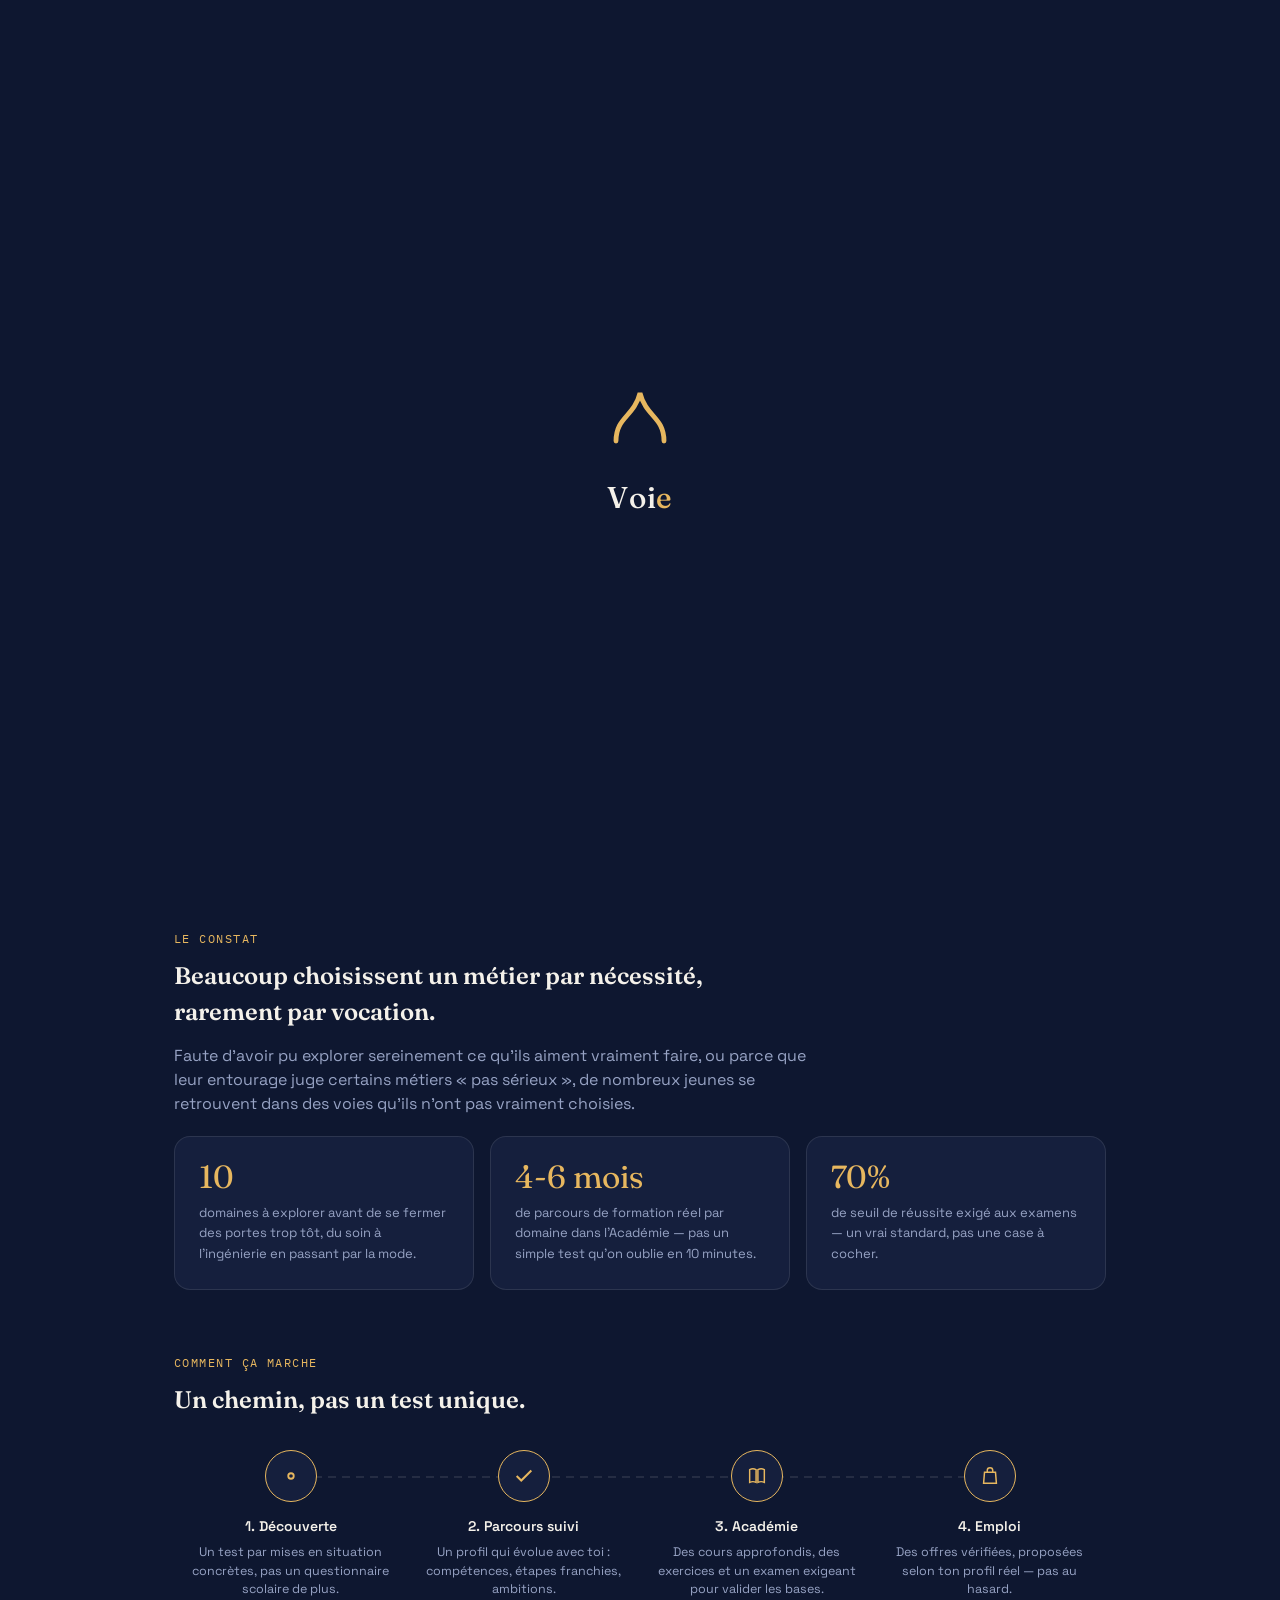
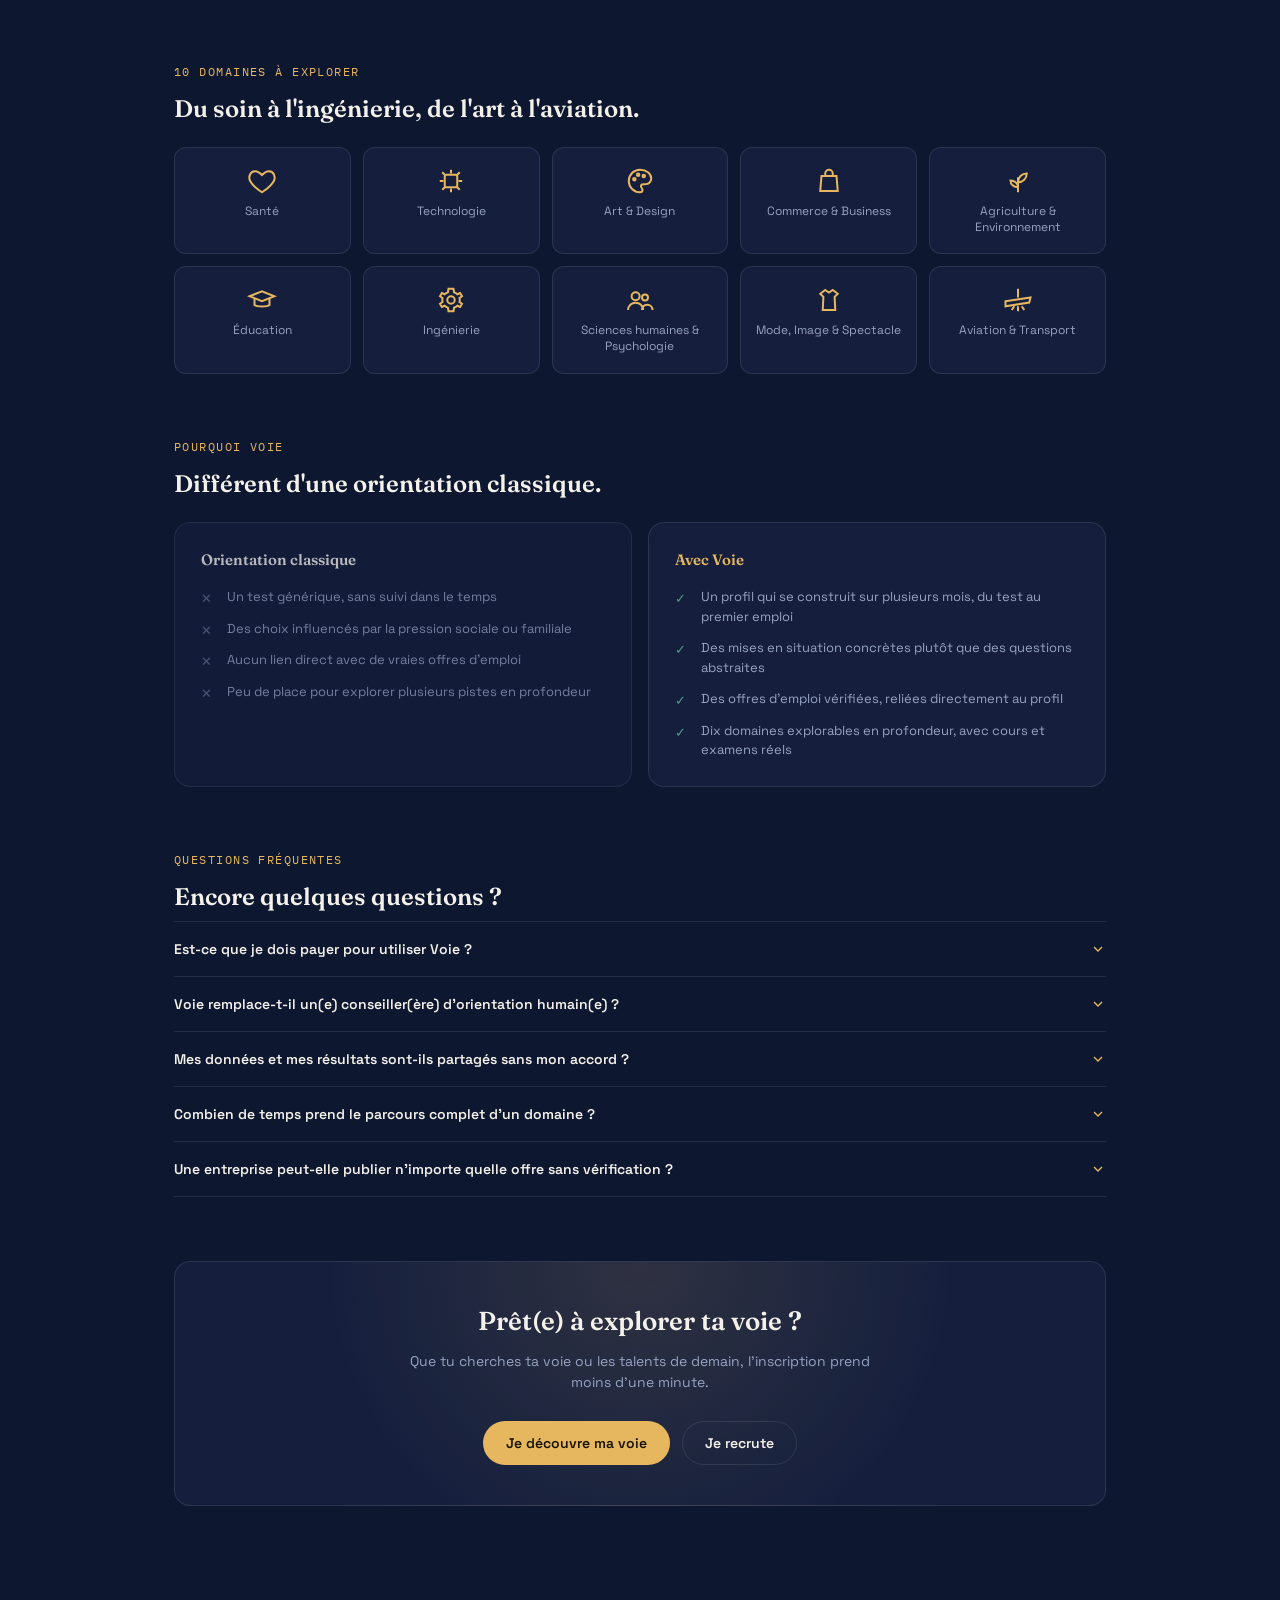
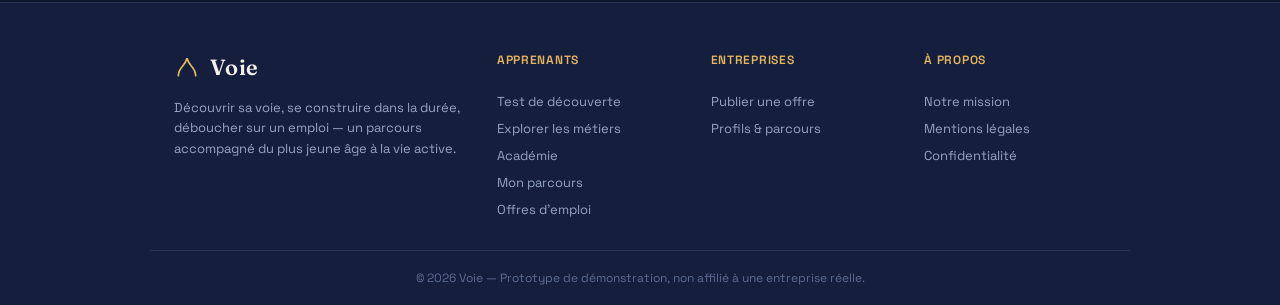
<file: index.html>
<!DOCTYPE html>
<html lang="fr">
<head>
<meta charset="UTF-8">
<meta name="viewport" content="width=device-width, initial-scale=1.0">
<meta http-equiv="refresh" content="0; url=voie-app/">
<title>Voie — Redirection…</title>
<link rel="canonical" href="voie-app/">
<style>
  body{ margin:0; min-height:100vh; display:flex; align-items:center; justify-content:center;
        background:#0E1730; color:#F4F1EA; font-family:system-ui, sans-serif; text-align:center; }
  a{ color:#E7B75F; }
  .box{ padding:24px; }
</style>
</head>
<body>
  <div class="box">
    <p>Redirection vers le site <a href="voie-app/">Voie</a>…</p>
    <script>location.replace('voie-app/');</script>
  </div>
</body>
</html>
</file>
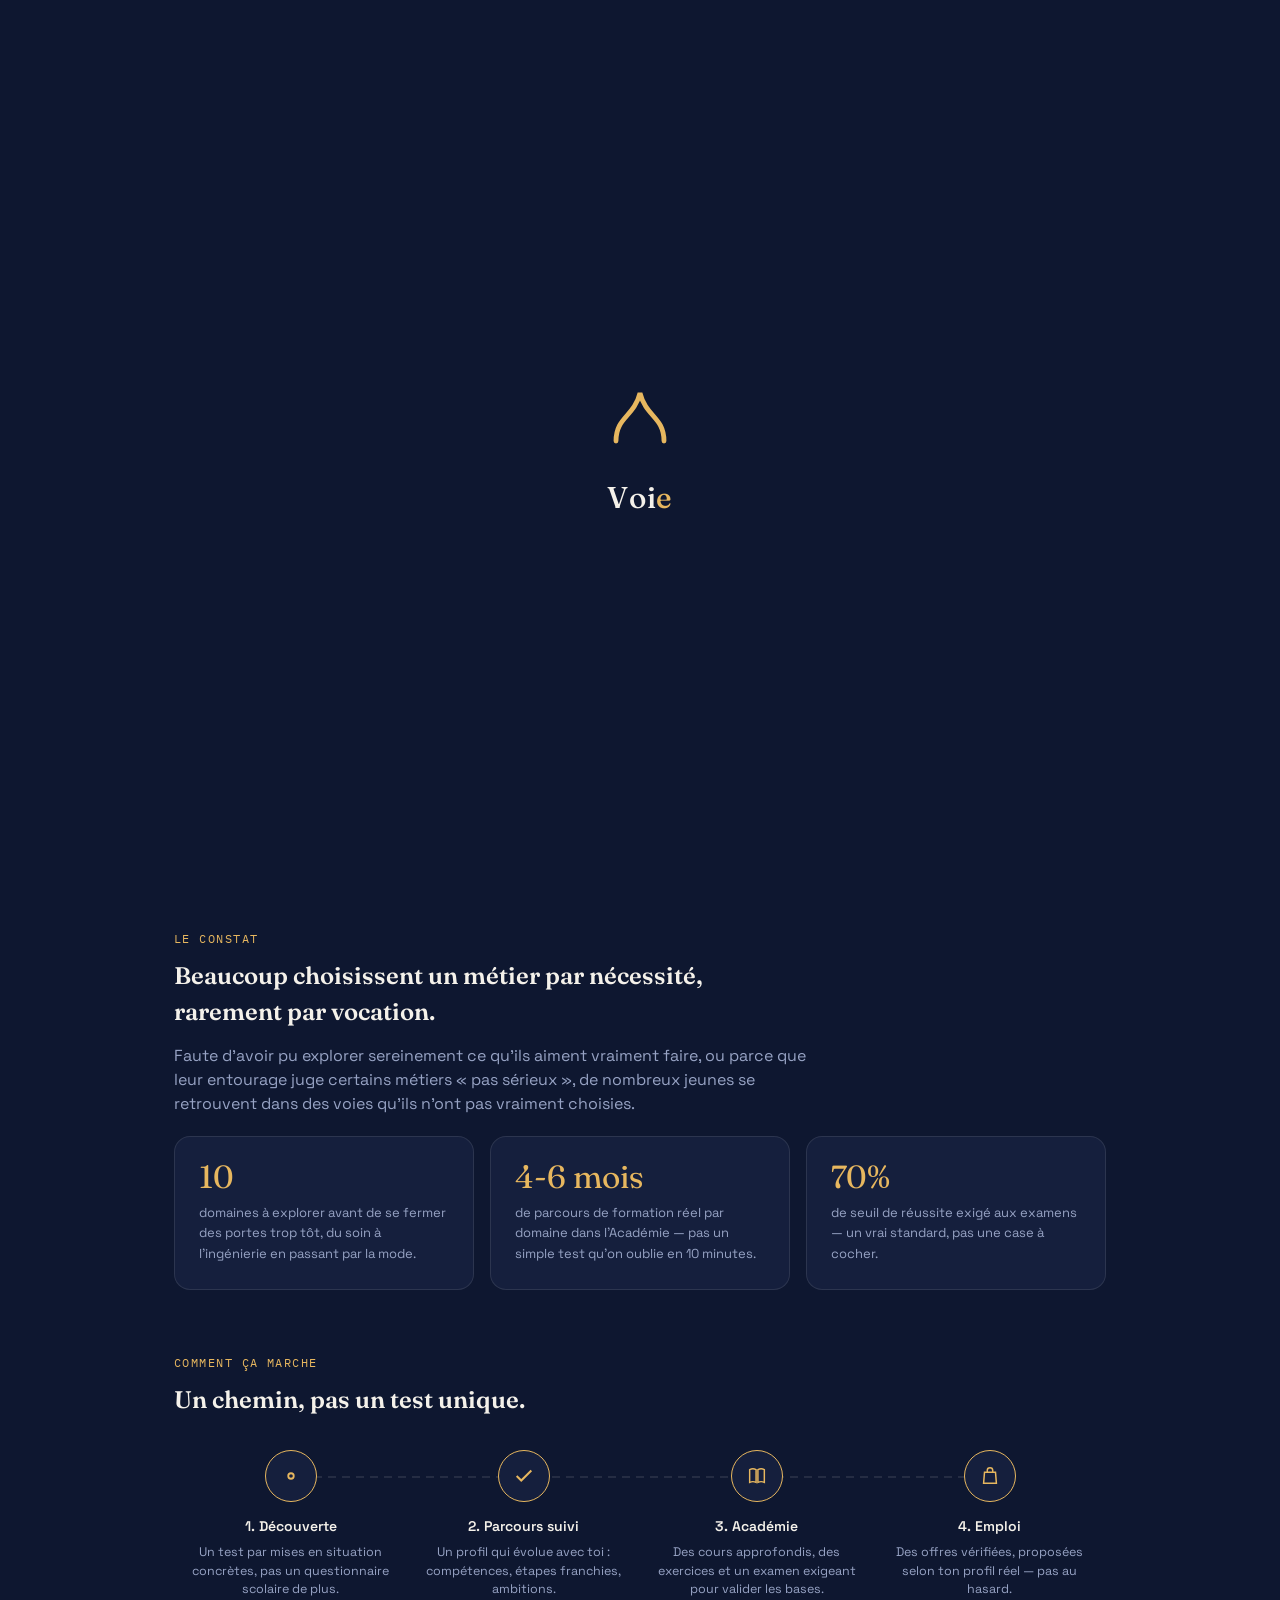
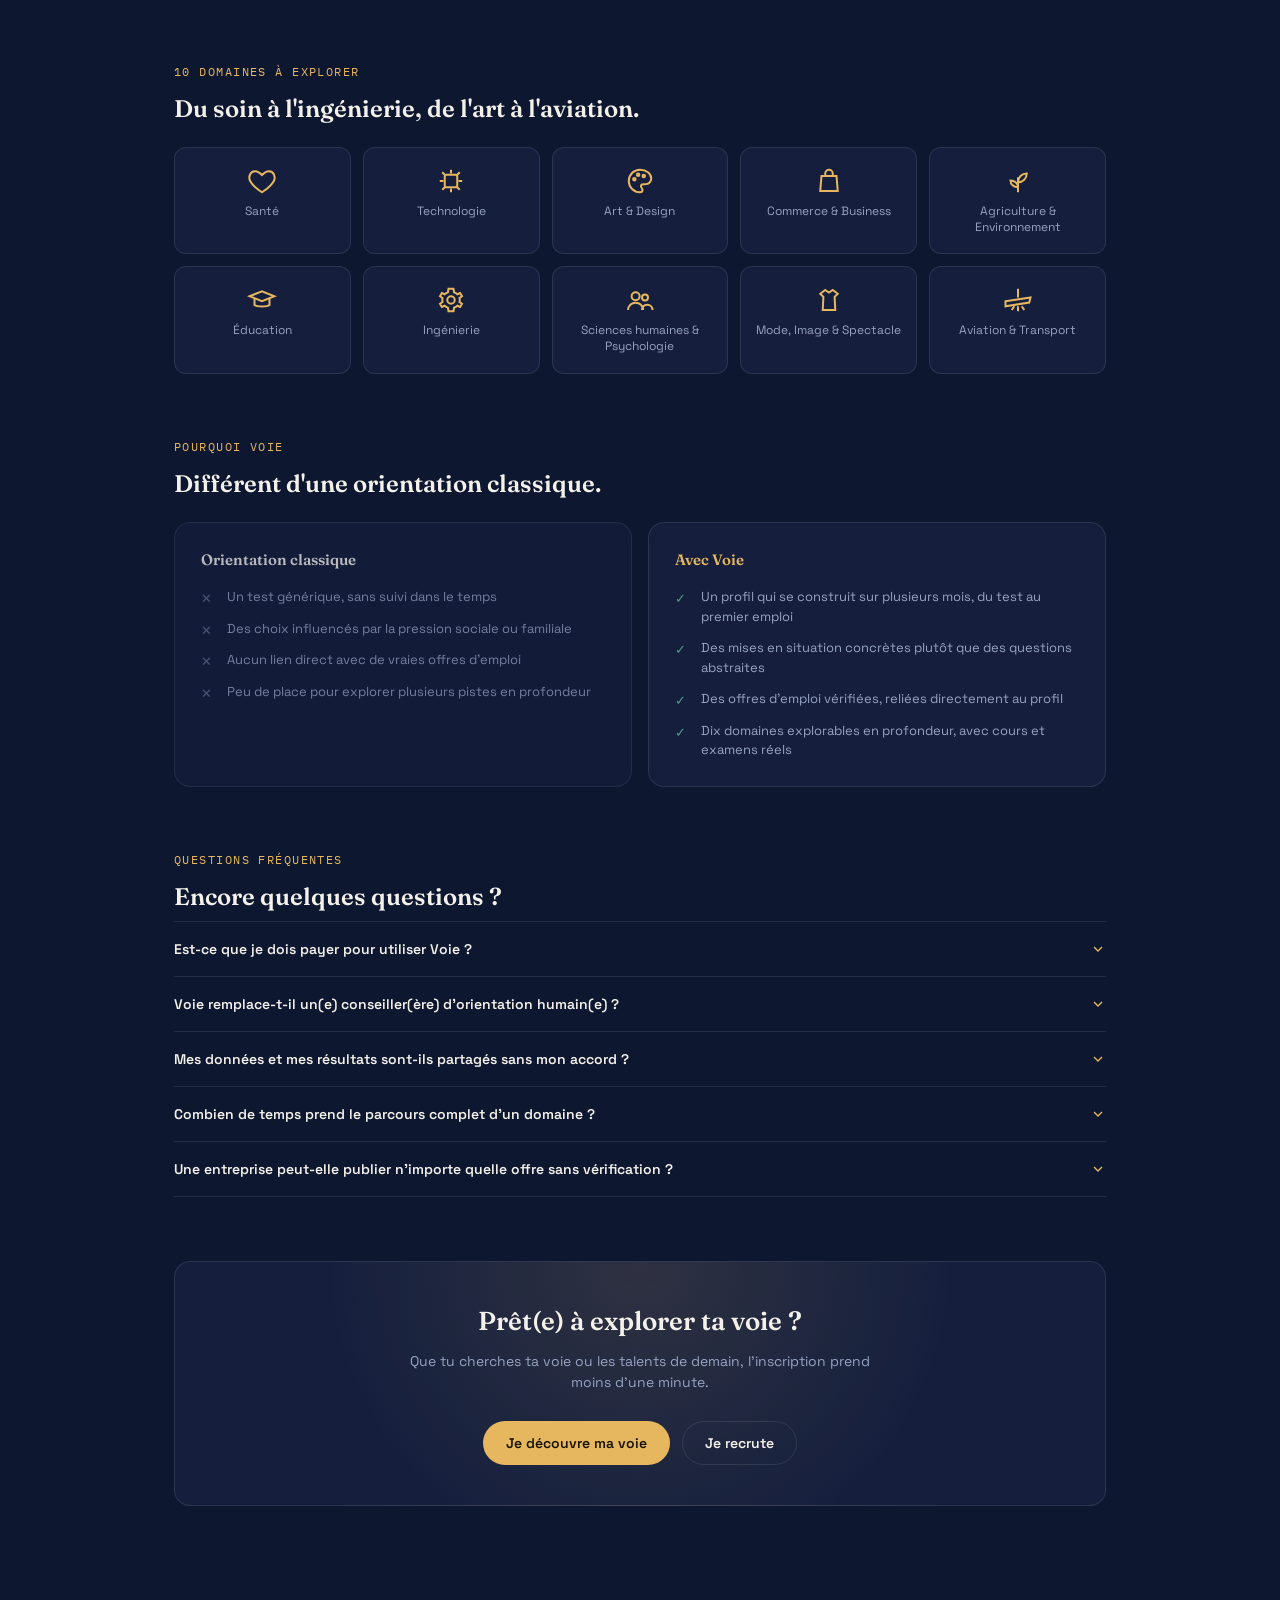
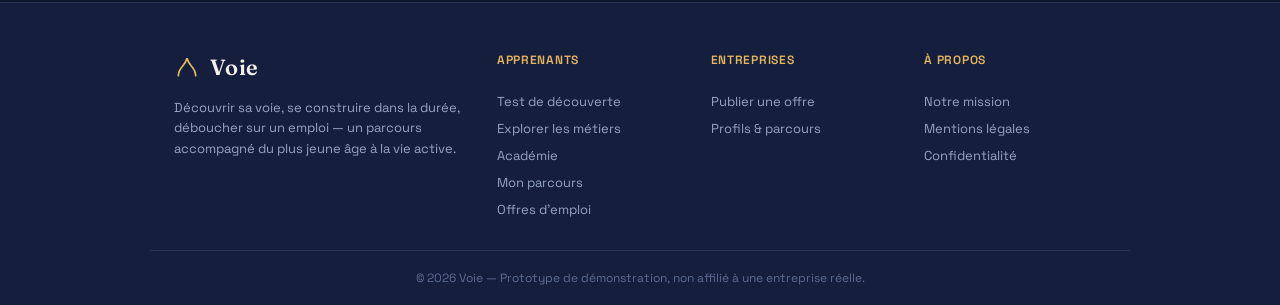
<file: voie-app/index.html>
<!DOCTYPE html>
<html lang="fr">
<head>
<meta charset="UTF-8">
<meta name="viewport" content="width=device-width, initial-scale=1.0">
<title>Voie — Trouve ta voie, construis ta carrière</title>
<link rel="preconnect" href="https://fonts.googleapis.com">
<link href="https://fonts.googleapis.com/css2?family=Fraunces:opsz,wght@9..144,400;9..144,500;9..144,600&family=Space+Grotesk:wght@400;500;600;700&family=IBM+Plex+Mono:wght@400;500&display=swap" rel="stylesheet">
<link rel="stylesheet" href="css/style.css">
<link rel="stylesheet" href="css/academie.css">
</head>
<body>

<div id="splash-screen">
  <svg viewBox="0 0 24 24" fill="none">
    <path class="splash-path" d="M4 20 C4 12, 10 12, 12 4 C14 12, 20 12, 20 20" stroke="#E7B75F" stroke-width="1.6" stroke-linecap="round"/>
  </svg>
  <div class="splash-word"><span>V</span><span>o</span><span>i</span><span>e</span></div>
</div>

<header class="nav">
  <div class="logo" onclick="goHome()" style="cursor:pointer;">
    <svg viewBox="0 0 24 24" fill="none"><path d="M4 20 C4 12, 10 12, 12 4 C14 12, 20 12, 20 20" stroke="#E7B75F" stroke-width="1.6" stroke-linecap="round"/></svg>
    Voie
  </div>
  <div class="nav-right">
    <nav class="tabs" id="tabs"></nav>
    <div class="header-account" id="header-account"></div>
  </div>
</header>

<main>

  <!-- LOGIN -->
  <section class="screen" id="screen-login">
    <div class="login-wrap">
      <div class="panel login-panel">
        <div class="logo" style="margin-bottom:6px;">
          <svg viewBox="0 0 24 24" fill="none"><path d="M4 20 C4 12, 10 12, 12 4 C14 12, 20 12, 20 20" stroke="#E7B75F" stroke-width="1.6" stroke-linecap="round"/></svg>
          Voie
        </div>
        <p style="color:var(--text-muted); font-size:13px; margin:0 0 22px;">Connecte-toi pour accéder à la plateforme.</p>

        <div class="login-toggle">
          <button id="login-tab-btn" class="active" onclick="setAuthMode('login')">Se connecter</button>
          <button id="signup-tab-btn" onclick="setAuthMode('signup')">Créer un compte</button>
        </div>

        <form id="auth-form">
          <div class="field" id="auth-photo-field" style="display:none; text-align:center;">
            <label style="display:block; text-align:left;">Photo de profil (optionnel)</label>
            <div class="photo-picker">
              <div class="photo-preview" id="auth-photo-preview"></div>
              <input type="file" id="auth-photo" accept="image/*" style="display:none;">
              <button type="button" class="btn btn-ghost btn-sm" onclick="document.getElementById('auth-photo').click()">Choisir une photo</button>
            </div>
          </div>
          <div class="field" id="auth-role-field" style="display:none;">
            <label>Je suis...</label>
            <div class="auth-role-toggle">
              <button type="button" id="auth-role-apprenant" class="active" onclick="setAuthRoleChoice('apprenant')">
                <span id="auth-role-icon-apprenant"></span> Étudiant(e) / Apprenant(e)
              </button>
              <button type="button" id="auth-role-entreprise" onclick="setAuthRoleChoice('entreprise')">
                <span id="auth-role-icon-entreprise"></span> Entreprise qui recrute
              </button>
            </div>
          </div>
          <div class="field" id="auth-name-field" style="display:none;"><label for="auth-name">Nom complet</label><input id="auth-name" placeholder="ex : Aïcha Dossou"></div>
          <div class="field"><label for="auth-email">Email</label><input id="auth-email" type="email" required placeholder="toi@exemple.com"></div>
          <div class="field"><label for="auth-password">Mot de passe</label><input id="auth-password" type="password" required placeholder="••••••••"></div>

          <div id="auth-extra-fields" style="display:none;">
            <div class="grid grid-2">
              <div class="field"><label for="auth-phone">Téléphone</label><input id="auth-phone" type="tel" placeholder="+229 XX XX XX XX"></div>
              <div class="field"><label for="auth-birthdate">Date de naissance</label><input id="auth-birthdate" type="date"></div>
            </div>
            <div class="grid grid-2">
              <div class="field">
                <label for="auth-country">Pays</label>
                <select id="auth-country">
                  <option>Bénin</option><option>Togo</option><option>Côte d'Ivoire</option><option>Ghana</option><option>Nigeria</option><option>Niger</option><option>Burkina Faso</option><option>Sénégal</option><option>Autre</option>
                </select>
              </div>
              <div class="field"><label for="auth-city">Ville</label><input id="auth-city" placeholder="ex : Cotonou"></div>
            </div>
            <div class="field"><label for="auth-address">Adresse (quartier, rue...)</label><input id="auth-address" placeholder="ex : Quartier Fidjrossè, Cotonou"></div>
          </div>

          <div id="auth-error" class="auth-error"></div>
          <button type="submit" class="btn btn-gold" style="width:100%; justify-content:center;" id="auth-submit-btn">Se connecter</button>
        </form>
        <p class="pending-note">Démonstration : compte test — <strong>demo@voie.bj</strong> / <strong>demo1234</strong>. Cette connexion est simulée côté navigateur à des fins de prototype ; elle ne représente pas un système d'authentification sécurisé réel.</p>
      </div>
    </div>
  </section>

  <!-- HOME -->
  <section class="screen visible" id="screen-home">
    <div class="home-hero-grid">
      <div class="hero">
        <span class="eyebrow">Orientation · Suivi · Emploi</span>
        <h1>Trouve ce que tu aimes <span class="accent">avant</span> de choisir ce que tu fais.</h1>
        <p class="lede">Voie t'aide à explorer les métiers dès le plus jeune âge, suit ton parcours jusqu'à l'âge adulte, et te met en relation avec les entreprises qui recrutent — selon ton niveau, ton âge et tes compétences réelles.</p>
      </div>
      <svg class="hero-illustration" viewBox="0 0 300 220" fill="none" xmlns="http://www.w3.org/2000/svg">
        <path class="hi-path" d="M20 190 C 70 190, 55 130, 100 118 C 150 105, 130 55, 200 40 C 225 35, 245 32, 270 28"
          stroke="#E7B75F" stroke-width="2" fill="none" opacity="0.55"/>
        <circle class="hi-dot" cx="20" cy="190" r="7" fill="#E7B75F"/>
        <circle class="hi-dot" cx="100" cy="118" r="7" fill="#4E9C86"/>
        <circle class="hi-dot" cx="200" cy="40" r="7" fill="#E7B75F"/>
        <circle class="hi-dot" cx="270" cy="28" r="7" fill="#4E9C86"/>
        <text x="20" y="210">Découverte</text>
        <text x="72" y="138">Parcours</text>
        <text x="178" y="60">Académie</text>
        <text x="238" y="16">Emploi</text>
      </svg>
    </div>

    <div class="role-grid">
      <button class="role-card" onclick="chooseRole('apprenant')">
        <span class="role-icon" id="role-icon-apprenant"></span>
        <h3>Je découvre ma voie</h3>
        <p>Test d'orientation, suivi de parcours, cours et offres d'emploi adaptées à mon profil.</p>
        <span class="role-cta">Commencer →</span>
      </button>
      <button class="role-card" onclick="chooseRole('entreprise')">
        <span class="role-icon" id="role-icon-entreprise"></span>
        <h3>Je recrute</h3>
        <p>Publier des offres d'emploi vérifiées et accéder à des profils qualifiés selon niveau et compétences.</p>
        <span class="role-cta">Espace entreprise →</span>
      </button>
    </div>

    <div class="stats-row" id="stats-row"></div>

    <!-- LE CONSTAT -->
    <div class="constat-section">
      <span class="eyebrow">Le constat</span>
      <h2 style="font-size:24px; max-width:640px;">Beaucoup choisissent un métier par nécessité, rarement par vocation.</h2>
      <p class="lede" style="max-width:640px;">Faute d'avoir pu explorer sereinement ce qu'ils aiment vraiment faire, ou parce que leur entourage juge certains métiers « pas sérieux », de nombreux jeunes se retrouvent dans des voies qu'ils n'ont pas vraiment choisies.</p>
      <div class="constat-grid">
        <div class="panel constat-card">
          <div class="big-num">10</div>
          <p>domaines à explorer avant de se fermer des portes trop tôt, du soin à l'ingénierie en passant par la mode.</p>
        </div>
        <div class="panel constat-card">
          <div class="big-num">4-6 mois</div>
          <p>de parcours de formation réel par domaine dans l'Académie — pas un simple test qu'on oublie en 10 minutes.</p>
        </div>
        <div class="panel constat-card">
          <div class="big-num">70%</div>
          <p>de seuil de réussite exigé aux examens — un vrai standard, pas une case à cocher.</p>
        </div>
      </div>
    </div>

    <!-- COMMENT ÇA MARCHE -->
    <div class="steps-flow">
      <span class="eyebrow">Comment ça marche</span>
      <h2 style="font-size:24px;">Un chemin, pas un test unique.</h2>
      <div class="steps-row">
        <div class="step-flow-item">
          <div class="step-flow-circle" id="sf-icon-1"></div>
          <h4>1. Découverte</h4>
          <p>Un test par mises en situation concrètes, pas un questionnaire scolaire de plus.</p>
        </div>
        <div class="step-flow-item">
          <div class="step-flow-circle" id="sf-icon-2"></div>
          <h4>2. Parcours suivi</h4>
          <p>Un profil qui évolue avec toi : compétences, étapes franchies, ambitions.</p>
        </div>
        <div class="step-flow-item">
          <div class="step-flow-circle" id="sf-icon-3"></div>
          <h4>3. Académie</h4>
          <p>Des cours approfondis, des exercices et un examen exigeant pour valider les bases.</p>
        </div>
        <div class="step-flow-item">
          <div class="step-flow-circle" id="sf-icon-4"></div>
          <h4>4. Emploi</h4>
          <p>Des offres vérifiées, proposées selon ton profil réel — pas au hasard.</p>
        </div>
      </div>
    </div>

    <!-- PANORAMA DES DOMAINES -->
    <div class="domain-showcase">
      <span class="eyebrow">10 domaines à explorer</span>
      <h2 style="font-size:24px;">Du soin à l'ingénierie, de l'art à l'aviation.</h2>
      <div class="domain-grid" id="domain-grid"></div>
    </div>

    <!-- POURQUOI VOIE -->
    <div class="compare-section">
      <span class="eyebrow">Pourquoi Voie</span>
      <h2 style="font-size:24px;">Différent d'une orientation classique.</h2>
      <div class="compare-grid">
        <div class="panel compare-col old">
          <h3>Orientation classique</h3>
          <ul class="compare-list">
            <li><span class="ci">✕</span> Un test générique, sans suivi dans le temps</li>
            <li><span class="ci">✕</span> Des choix influencés par la pression sociale ou familiale</li>
            <li><span class="ci">✕</span> Aucun lien direct avec de vraies offres d'emploi</li>
            <li><span class="ci">✕</span> Peu de place pour explorer plusieurs pistes en profondeur</li>
          </ul>
        </div>
        <div class="panel compare-col new">
          <h3>Avec Voie</h3>
          <ul class="compare-list">
            <li><span class="ci">✓</span> Un profil qui se construit sur plusieurs mois, du test au premier emploi</li>
            <li><span class="ci">✓</span> Des mises en situation concrètes plutôt que des questions abstraites</li>
            <li><span class="ci">✓</span> Des offres d'emploi vérifiées, reliées directement au profil</li>
            <li><span class="ci">✓</span> Dix domaines explorables en profondeur, avec cours et examens réels</li>
          </ul>
        </div>
      </div>
    </div>

    <!-- FAQ -->
    <div class="faq-section">
      <span class="eyebrow">Questions fréquentes</span>
      <h2 style="font-size:24px; margin-bottom:6px;">Encore quelques questions ?</h2>
      <div id="faq-list"></div>
    </div>

    <div class="final-cta">
      <h2>Prêt(e) à explorer ta voie ?</h2>
      <p>Que tu cherches ta voie ou les talents de demain, l'inscription prend moins d'une minute.</p>
      <div class="hero-actions" style="justify-content:center;">
        <button class="btn btn-gold" onclick="chooseRole('apprenant')">Je découvre ma voie</button>
        <button class="btn btn-ghost" onclick="chooseRole('entreprise')">Je recrute</button>
      </div>
    </div>

  </section>

  <!-- HOME APPRENANT (après connexion) -->
  <section class="screen" id="screen-home-apprenant">
    <div class="hero">
      <span class="eyebrow" id="ha-greeting">Bon retour</span>
      <h1>Continue à construire <span class="accent">ta voie</span>.</h1>
      <p class="lede">Reprends là où tu t'es arrêté(e) — test de découverte, cours, ou offres correspondant à ton profil.</p>
    </div>

    <div class="role-grid" style="grid-template-columns:repeat(2,1fr);">
      <button class="role-card" onclick="showScreen('quiz')">
        <span class="role-icon" id="ha-icon-quiz"></span>
        <h3>Test de découverte</h3>
        <p>Explore les secteurs qui te correspondent à travers des mises en situation concrètes.</p>
        <span class="role-cta">Continuer →</span>
      </button>
      <button class="role-card" onclick="goToParcours()">
        <span class="role-icon" id="ha-icon-parcours"></span>
        <h3>Mon parcours</h3>
        <p>Ton profil, tes compétences observées et les étapes déjà franchies.</p>
        <span class="role-cta">Voir mon parcours →</span>
      </button>
      <button class="role-card" onclick="showScreen('academie')">
        <span class="role-icon" id="ha-icon-academie"></span>
        <h3>Académie</h3>
        <p>Des leçons détaillées, des exercices et un examen pour valider les bases d'un domaine.</p>
        <span class="role-cta">Apprendre →</span>
      </button>
      <button class="role-card" onclick="showScreen('jobs')">
        <span class="role-icon" id="ha-icon-jobs"></span>
        <h3>Offres d'emploi</h3>
        <p>Des offres vérifiées, mises en avant selon la voie que tu as choisie.</p>
        <span class="role-cta">Voir les offres →</span>
      </button>
    </div>
  </section>

  <!-- HOME ENTREPRISE (après connexion) -->
  <section class="screen" id="screen-home-entreprise">
    <div class="hero">
      <span class="eyebrow" id="he-greeting">Espace entreprise</span>
      <h1>Trouvez les <span class="accent">talents de demain</span>, dès aujourd'hui.</h1>
      <p class="lede">Publiez des offres vérifiées et consultez des profils suivis depuis leur test d'orientation jusqu'à leurs compétences réelles.</p>
    </div>

    <div class="stats-row" id="stats-row-entreprise"></div>

    <div class="role-grid" style="grid-template-columns:repeat(2,1fr);">
      <button class="role-card" onclick="showScreen('business')">
        <span class="role-icon" id="he-icon-business"></span>
        <h3>Publier une offre</h3>
        <p>Diffusez un poste auprès d'apprenants suivis et engagés dans un secteur précis.</p>
        <span class="role-cta">Publier →</span>
      </button>
      <button class="role-card" onclick="showScreen('candidats')">
        <span class="role-icon" id="he-icon-candidats"></span>
        <h3>Profils &amp; parcours</h3>
        <p>Consultez les compétences, examens validés et étapes de parcours des apprenants.</p>
        <span class="role-cta">Voir les profils →</span>
      </button>
    </div>
  </section>

  <!-- À PROPOS -->
  <section class="screen" id="screen-apropos">
    <div class="hero" style="padding-top:8px;">
      <span class="eyebrow">Notre mission</span>
      <h1>Un même chemin, du premier test <span class="accent">au premier emploi</span>.</h1>
      <p class="lede">Voie est né d'un constat simple : beaucoup de jeunes choisissent un métier par nécessité plutôt que par vocation, faute d'avoir pu explorer sereinement ce qu'ils aiment vraiment faire — et beaucoup d'entreprises peinent à trouver des profils motivés et suivis dans la durée.</p>
    </div>
    <div class="grid grid-3" style="margin-top:36px;">
      <div class="panel">
        <span class="step-num">01</span>
        <h3>Un test qui respecte la personne</h3>
        <p>Pas un questionnaire scolaire de plus : des mises en situation concrètes et des choix à arbitrer, pour révéler de vraies affinités.</p>
      </div>
      <div class="panel">
        <span class="step-num">02</span>
        <h3>Un suivi qui dure</h3>
        <p>Le profil évolue avec la personne — de la découverte à l'Académie, jusqu'aux premières candidatures.</p>
      </div>
      <div class="panel">
        <span class="step-num">03</span>
        <h3>Une passerelle vers l'emploi</h3>
        <p>Des entreprises vérifiées, des offres détaillées, et des profils consultables avec l'accord de chacun.</p>
      </div>
    </div>
    <div class="panel" style="margin-top:32px; max-width:640px;">
      <h3 style="font-size:15px; margin-bottom:8px;">Une précision honnête</h3>
      <p style="color:var(--text-muted); font-size:13px; margin:0;">Ce site est actuellement un prototype de démonstration : les comptes, offres et profils affichés sont simulés et ne persistent pas au-delà de la session en cours. Il illustre l'expérience visée pour une future version connectée à de vraies données.</p>
    </div>
  </section>

  <!-- QUIZ -->
  <section class="screen" id="screen-quiz">
    <div class="quiz-progress" id="quiz-progress"></div>
    <div class="panel quiz-card" id="quiz-card"></div>
  </section>

  <!-- RESULTS -->
  <section class="screen" id="screen-results">
    <div class="section-title">
      <div>
        <span class="eyebrow">Tes résultats</span>
        <h2>Les secteurs qui te correspondent</h2>
      </div>
      <button class="btn btn-ghost btn-sm" onclick="showScreen('quiz')">Refaire le test</button>
    </div>
    <div class="grid" id="results-list" style="gap:18px;"></div>
  </section>

  <!-- DASHBOARD -->
  <!-- JOBS -->
  <section class="screen" id="screen-jobs">
    <div class="section-title">
      <div>
        <span class="eyebrow">Marché de l'emploi</span>
        <h2>Offres correspondant à ton profil</h2>
      </div>
      <button class="btn btn-ghost btn-sm" id="jobs-post-link" onclick="showScreen('business')" style="display:none;">Publier une offre →</button>
    </div>
    <div id="jobs-filters"></div>
    <div class="grid" id="jobs-list" style="gap:14px;"></div>
  </section>

  <!-- BUSINESS -->
  <section class="screen" id="screen-business">
    <div class="section-title">
      <div>
        <span class="eyebrow">Espace entreprise</span>
        <h2 id="business-title">Publier une offre d'emploi</h2>
      </div>
    </div>
    <div id="business-body"></div>
  </section>

  <!-- CANDIDATS (entreprise) -->
  <section class="screen" id="screen-candidats">
    <div class="section-title">
      <div>
        <span class="eyebrow">Vivier de talents</span>
        <h2>Profils et parcours des apprenants</h2>
      </div>
    </div>
    <div class="explorer-filters" id="candidats-filters"></div>
    <div class="grid" id="candidats-list" style="gap:14px;"></div>
  </section>

  <!-- PROFIL -->
  <section class="screen" id="screen-profil">
    <input type="file" id="profil-photo-input" accept="image/*" style="display:none;">
    <div id="profil-body"></div>
  </section>

  <!-- EXPLORER -->
  <section class="screen" id="screen-explorer">
    <div class="section-title">
      <div>
        <span class="eyebrow">Tous les métiers</span>
        <h2>Explorer les possibilités</h2>
      </div>
    </div>
    <div class="explorer-filters" id="explorer-filters"></div>
    <div id="explorer-list"></div>
  </section>

  <!-- ACADÉMIE -->
  <section class="screen" id="screen-academie">
    <div class="section-title">
      <div>
        <span class="eyebrow">Cours &amp; exercices</span>
        <h2>Académie</h2>
      </div>
      <select id="academie-select" class="academie-select"></select>
    </div>
    <div id="academie-body"></div>
  </section>

</main>

<footer class="site-footer">
  <div class="footer-inner">
    <div class="footer-brand">
      <div class="logo" style="cursor:default;">
        <svg viewBox="0 0 24 24" fill="none"><path d="M4 20 C4 12, 10 12, 12 4 C14 12, 20 12, 20 20" stroke="#E7B75F" stroke-width="1.6" stroke-linecap="round"/></svg>
        Voie
      </div>
      <p>Découvrir sa voie, se construire dans la durée, déboucher sur un emploi — un parcours accompagné du plus jeune âge à la vie active.</p>
    </div>

    <div class="footer-col">
      <h4>Apprenants</h4>
      <button onclick="showScreen('quiz')">Test de découverte</button>
      <button onclick="showScreen('explorer')">Explorer les métiers</button>
      <button onclick="showScreen('academie')">Académie</button>
      <button onclick="goToParcours()">Mon parcours</button>
      <button onclick="showScreen('jobs')">Offres d'emploi</button>
    </div>

    <div class="footer-col">
      <h4>Entreprises</h4>
      <button onclick="showScreen('business')">Publier une offre</button>
      <button onclick="showScreen('candidats')">Profils &amp; parcours</button>
    </div>

    <div class="footer-col">
      <h4>À propos</h4>
      <button onclick="showScreen('apropos')">Notre mission</button>
      <button onclick="toast('Page à venir dans une future version.')">Mentions légales</button>
      <button onclick="toast('Page à venir dans une future version.')">Confidentialité</button>
    </div>
  </div>
  <div class="footer-bottom">
    <span>© 2026 Voie — Prototype de démonstration, non affilié à une entreprise réelle.</span>
  </div>
</footer>

<div class="fiche-modal" id="fiche-modal">
  <div class="fiche-backdrop" onclick="closeFiche()"></div>
  <div class="fiche-panel">
    <button class="fiche-close" onclick="closeFiche()" aria-label="Fermer">
      <svg viewBox="0 0 24 24" fill="none" stroke="currentColor" stroke-width="2"><path d="M6 6l12 12M18 6L6 18"/></svg>
    </button>
    <div id="fiche-body"></div>
  </div>
</div>

<div class="fiche-modal" id="job-modal">
  <div class="fiche-backdrop" onclick="closeJobDetail()"></div>
  <div class="fiche-panel job-detail-panel">
    <button class="fiche-close" onclick="closeJobDetail()" aria-label="Fermer">
      <svg viewBox="0 0 24 24" fill="none" stroke="currentColor" stroke-width="2"><path d="M6 6l12 12M18 6L6 18"/></svg>
    </button>
    <div id="job-detail-body"></div>
  </div>
</div>

<div class="fiche-modal" id="candidate-modal">
  <div class="fiche-backdrop" onclick="closeCandidateDetail()"></div>
  <div class="fiche-panel job-detail-panel">
    <button class="fiche-close" onclick="closeCandidateDetail()" aria-label="Fermer">
      <svg viewBox="0 0 24 24" fill="none" stroke="currentColor" stroke-width="2"><path d="M6 6l12 12M18 6L6 18"/></svg>
    </button>
    <div id="candidate-detail-body"></div>
  </div>
</div>

<div class="confirm-overlay" id="confirm-modal">
  <div class="confirm-backdrop" onclick="closeConfirm()"></div>
  <div class="confirm-box">
    <p id="confirm-text"></p>
    <div class="confirm-actions">
      <button class="btn btn-ghost btn-sm" onclick="closeConfirm()">Annuler</button>
      <button class="btn btn-gold btn-sm" id="confirm-yes-btn">Confirmer</button>
    </div>
  </div>
</div>

<div class="toast" id="toast" role="status" aria-live="polite"></div>

<script src="js/storage.js"></script>
<script src="js/data.js"></script>
<script src="js/app.js"></script>
<script src="js/academie.js"></script>
</body>
</html>
</file>
<file: voie-app/css/style.css>
:root{
    --bg: #0E1730;
    --bg-panel: #151F3D;
    --bg-panel-2: #1B2749;
    --border: rgba(244,241,234,0.10);
    --gold: #E7B75F;
    --gold-dim: rgba(231,183,95,0.16);
    --green: #4E9C86;
    --green-dim: rgba(78,156,134,0.16);
    --coral: #C65146;
    --text: #F4F1EA;
    --text-muted: #97A3C4;
    --text-faint: #5D6A93;
    --radius: 16px;
    --font-display: 'Fraunces', serif;
    --font-body: 'Space Grotesk', sans-serif;
    --font-mono: 'IBM Plex Mono', monospace;
  }

  * { box-sizing: border-box; }
  html { scroll-behavior: smooth; }
  body{
    margin:0;
    background:var(--bg);
    color:var(--text);
    font-family:var(--font-body);
    line-height:1.5;
    min-height:100vh;
  }
  body::before{
    content:"";
    position:fixed; inset:0;
    background:
      radial-gradient(circle at 15% 8%, rgba(231,183,95,0.07), transparent 40%),
      radial-gradient(circle at 85% 90%, rgba(78,156,134,0.08), transparent 45%);
    pointer-events:none;
    z-index:0;
  }
  h1,h2,h3{ font-family:var(--font-display); font-weight:600; margin:0; }
  a{ color:inherit; }
  button{ font-family:var(--font-body); cursor:pointer; }
  :focus-visible{ outline:2px solid var(--gold); outline-offset:2px; }

  /* ---------- Nav ---------- */
  header.nav{
    position:sticky; top:0; z-index:20;
    display:flex; align-items:center; justify-content:space-between;
    padding:16px 32px;
    background:rgba(14,23,48,0.85);
    backdrop-filter: blur(10px);
    border-bottom:1px solid var(--border);
  }
  .nav-right{ display:flex; align-items:center; gap:14px; flex-wrap:wrap; }
  .header-account{ display:flex; align-items:center; gap:10px; }
  .header-avatar-btn{
    display:flex; align-items:center; gap:8px; background:var(--bg-panel); border:1px solid var(--border);
    border-radius:999px; padding:4px 12px 4px 4px; color:var(--text); font-size:13px; font-weight:600;
  }
  .header-avatar-btn:hover{ border-color:var(--gold); }
  .header-avatar-btn img{ width:28px; height:28px; border-radius:50%; object-fit:cover; }
  .header-avatar-btn .avatar-init{
    width:28px; height:28px; border-radius:50%; background:var(--gold-dim); color:var(--gold);
    display:flex; align-items:center; justify-content:center; font-family:var(--font-display); font-size:13px; font-weight:600;
  }
  .header-logout-btn{ background:none; border:none; color:var(--text-faint); font-size:12px; }
  .header-logout-btn:hover{ color:var(--gold); }

  /* ---------- Page Profil ---------- */
  .profile-hero{
    position:relative; overflow:hidden; border-radius:var(--radius); padding:32px;
    background:
      radial-gradient(circle at 85% 0%, rgba(231,183,95,0.18), transparent 55%),
      radial-gradient(circle at 0% 100%, rgba(78,156,134,0.12), transparent 50%),
      var(--bg-panel-2);
    border:1px solid var(--border);
    display:flex; align-items:center; gap:24px; flex-wrap:wrap; margin-bottom:24px;
  }
  .avatar-wrap{ position:relative; width:96px; height:96px; flex:0 0 auto; }
  .avatar-wrap img, .avatar-wrap .avatar-init-lg{
    width:96px; height:96px; border-radius:50%; object-fit:cover;
    border:3px solid rgba(244,241,234,0.15); box-shadow:0 10px 25px rgba(0,0,0,0.3); display:flex;
  }
  .avatar-init-lg{ align-items:center; justify-content:center; background:var(--gold-dim); color:var(--gold); font-family:var(--font-display); font-size:34px; font-weight:600; }
  .avatar-edit-btn{
    position:absolute; bottom:0; right:0; width:30px; height:30px; border-radius:50%;
    background:var(--gold); color:#1A1305; border:2px solid var(--bg-panel-2);
    display:flex; align-items:center; justify-content:center;
  }
  .avatar-edit-btn svg{ width:14px; height:14px; }
  .profile-hero-info{ flex:1; min-width:180px; }
  .role-badge{
    display:inline-flex; align-items:center; gap:6px; font-family:var(--font-mono); font-size:11px;
    text-transform:uppercase; letter-spacing:0.06em; color:var(--gold); background:var(--gold-dim);
    padding:4px 10px; border-radius:999px; margin-top:6px;
  }
  .hero-stats{ display:flex; gap:28px; flex-wrap:wrap; }
  .hero-stat{ text-align:center; }
  .hero-stat .num{ font-family:var(--font-display); font-size:24px; color:var(--gold); }
  .hero-stat .label{ font-size:11px; color:var(--text-muted); margin-top:2px; }

  .profile-layout{ display:grid; grid-template-columns:1.7fr 1fr; gap:24px; align-items:start; }
  @media (max-width:820px){ .profile-layout{ grid-template-columns:1fr; } }

  .profile-tab-pane{ display:none; }
  .profile-tab-pane.show{ display:block; animation:fadein .3s ease; }

  .completion-ring-wrap{ text-align:center; }
  .completion-ring{ width:96px; height:96px; }
  .completion-ring text{ font-family:var(--font-display); font-size:20px; fill:var(--gold); }

  .pw-strength{ height:5px; border-radius:6px; background:var(--bg-panel-2); overflow:hidden; margin-top:8px; }
  .pw-strength-bar{ height:100%; width:0%; border-radius:6px; transition:width .3s ease, background .3s ease; background:var(--coral); }
  .pw-hint{ font-size:11px; color:var(--text-faint); margin-top:4px; }

  .side-list-item{ display:flex; align-items:center; gap:12px; padding:10px 0; border-bottom:1px dashed var(--border); }
  .side-list-item:last-child{ border-bottom:none; }
  .side-list-item .side-icon{ width:34px; height:34px; border-radius:9px; background:var(--bg-panel-2); color:var(--gold); display:flex; align-items:center; justify-content:center; flex:0 0 auto; }
  .side-list-item .side-icon svg{ width:16px; height:16px; }
  .side-list-item .side-label{ font-size:11px; color:var(--text-faint); }
  .side-list-item .side-value{ font-size:13px; color:var(--text); font-weight:600; }

  .danger-zone{ border:1px dashed rgba(198,81,70,0.4); border-radius:12px; padding:18px; background:rgba(198,81,70,0.05); display:flex; justify-content:space-between; align-items:center; flex-wrap:wrap; gap:14px; }
  .logo{
    display:flex; align-items:center; gap:10px;
    font-family:var(--font-display); font-size:22px; font-weight:600; letter-spacing:0.3px;
  }
  .logo svg{ width:26px; height:26px; }
  nav.tabs{ display:flex; gap:4px; flex-wrap:wrap; }
  nav.tabs button{
    background:none; border:none; color:var(--text-muted);
    font-size:14px; padding:8px 14px; border-radius:999px;
    transition: color .15s ease, background .15s ease;
  }
  nav.tabs button:hover{ color:var(--text); background:rgba(244,241,234,0.06); }
  nav.tabs button.active{ color:var(--bg); background:var(--gold); font-weight:600; }

  /* ---------- Header : tablette ---------- */
  @media (max-width:1000px){
    header.nav{ padding:12px 18px; }
    nav.tabs button{ padding:7px 11px; font-size:13.5px; }
    .nav-right{ gap:10px; }
  }

  /* ---------- Header : mobile (logo + compte en haut, onglets en bande défilante) ---------- */
  @media (max-width:640px){
    header.nav{ padding:10px 14px; flex-wrap:wrap; row-gap:8px; }
    .nav-right{ display:contents; }          /* les enfants passent dans le flex du header */
    .logo{ order:1; font-size:20px; gap:8px; }
    .logo svg{ width:22px; height:22px; }
    .header-account{ order:2; margin-left:auto; }
    .header-avatar-btn{ padding:3px 10px 3px 3px; font-size:12.5px; }
    .header-avatar-btn .avatar-init{ width:26px; height:26px; }
    .header-avatar-btn .avatar-init-lg{ width:26px; height:26px; }
    .header-avatar-btn img{ width:26px; height:26px; }
    .header-logout-btn{ font-size:11.5px; }
    nav.tabs{
      order:3; width:100%; flex-wrap:nowrap;
      overflow-x:auto; overflow-y:hidden;
      -webkit-overflow-scrolling:touch; scrollbar-width:none;
      padding-bottom:2px;
    }
    nav.tabs::-webkit-scrollbar{ display:none; }
    nav.tabs button{
      flex:0 0 auto; white-space:nowrap;
      padding:7px 12px; font-size:13.5px;
    }
  }
  @media (max-width:400px){
    .header-logout-btn{ display:none; }       /* déconnexion accessible via le Profil */
    nav.tabs button{ padding:7px 10px; font-size:13px; }
  }

  main{ position:relative; z-index:1; max-width:980px; margin:0 auto; padding:48px 24px 96px; }

  /* ---------- Footer ---------- */
  .site-footer{ position:relative; z-index:1; border-top:1px solid var(--border); background:var(--bg-panel); }
  .footer-inner{
    max-width:980px; margin:0 auto; padding:48px 24px 32px;
    display:grid; grid-template-columns:1.6fr 1fr 1fr 1fr; gap:32px;
  }
  @media (max-width:720px){ .footer-inner{ grid-template-columns:1fr 1fr; } }
  .footer-brand p{ color:var(--text-muted); font-size:13px; line-height:1.6; margin:14px 0 0; max-width:320px; }
  .footer-col h4{ font-family:var(--font-body); font-size:12px; font-weight:600; text-transform:uppercase; letter-spacing:0.06em; color:var(--gold); margin:0 0 14px; }
  .footer-col{ display:flex; flex-direction:column; align-items:flex-start; gap:10px; }
  .footer-col button{ background:none; border:none; color:var(--text-muted); font-size:13px; padding:0; text-align:left; }
  .footer-col button:hover{ color:var(--text); }
  .footer-bottom{
    border-top:1px solid var(--border); padding:18px 24px; max-width:980px; margin:0 auto;
    font-size:12px; color:var(--text-faint); text-align:center;
  }
  .screen{ display:none; animation: fadein .35s ease; }
  .screen.visible{ display:block; }
  @keyframes fadein{ from{ opacity:0; transform:translateY(6px);} to{opacity:1; transform:translateY(0);} }

  .eyebrow{
    font-family:var(--font-mono); font-size:12px; letter-spacing:0.12em; text-transform:uppercase;
    color:var(--gold); margin-bottom:10px; display:block;
  }
  .lede{ color:var(--text-muted); font-size:16px; max-width:560px; margin-top:14px; }

  .btn{
    display:inline-flex; align-items:center; gap:8px;
    padding:12px 22px; border-radius:999px; border:1px solid transparent;
    font-size:14px; font-weight:600; transition: transform .12s ease, background .15s ease;
  }
  .btn:active{ transform:scale(0.97); }
  .btn-gold{ background:var(--gold); color:#1A1305; }
  .btn-gold:hover{ background:#f0c979; }
  .btn-ghost{ background:transparent; border-color:var(--border); color:var(--text); }
  .btn-ghost:hover{ border-color:var(--gold); color:var(--gold); }
  .btn-sm{ padding:8px 16px; font-size:13px; }
  .btn[disabled]{ opacity:0.4; cursor:not-allowed; }

  .panel{
    background:var(--bg-panel); border:1px solid var(--border); border-radius:var(--radius);
    padding:28px;
  }
  .grid{ display:grid; gap:16px; }
  .grid-2{ grid-template-columns:1fr 1fr; }
  .grid-3{ grid-template-columns:repeat(3,1fr); }
  @media (max-width:720px){ .grid-2, .grid-3{ grid-template-columns:1fr; } }

  /* ---------- Home ---------- */
  .hero{ padding:36px 0 8px; }
  .hero h1{ font-size:44px; line-height:1.08; max-width:680px; }
  .hero h1 .accent{ color:var(--gold); }
  .hero-actions{ display:flex; gap:12px; margin-top:28px; flex-wrap:wrap; }

  .home-hero-grid{ display:grid; grid-template-columns:1.3fr 1fr; gap:32px; align-items:center; }
  @media (max-width:820px){ .home-hero-grid{ grid-template-columns:1fr; } .hero-illustration{ display:none; } }
  .hero-illustration{ width:100%; height:auto; overflow:visible; }
  .hero-illustration .hi-path{ stroke-dasharray:6 7; animation:hi-flow 2.4s linear infinite; }
  @keyframes hi-flow{ to{ stroke-dashoffset:-52; } }
  .hero-illustration .hi-dot{ animation:hi-pulse 2.8s ease-in-out infinite; transform-origin:center; }
  .hero-illustration .hi-dot:nth-child(1){ animation-delay:0s; }
  .hero-illustration text{ font-family:var(--font-mono); font-size:9px; fill:var(--text-faint); letter-spacing:0.02em; }
  @keyframes hi-pulse{ 0%,100%{ transform:scale(1); } 50%{ transform:scale(1.15); } }
  @media (prefers-reduced-motion: reduce){ .hero-illustration .hi-path, .hero-illustration .hi-dot{ animation:none; } }

  .constat-section{ margin-top:64px; }
  .constat-grid{ display:grid; grid-template-columns:1fr 1fr 1fr; gap:16px; margin-top:20px; }
  @media (max-width:720px){ .constat-grid{ grid-template-columns:1fr; } }
  .constat-card{ padding:24px; }
  .constat-card .big-num{ font-family:var(--font-display); font-size:32px; color:var(--gold); line-height:1; }
  .constat-card p{ color:var(--text-muted); font-size:13px; margin:10px 0 0; line-height:1.6; }

  .steps-flow{ margin-top:64px; }
  .steps-row{ display:grid; grid-template-columns:repeat(4,1fr); gap:0; position:relative; margin-top:32px; }
  @media (max-width:820px){ .steps-row{ grid-template-columns:1fr; gap:20px; } .steps-row::before{ display:none; } }
  .steps-row::before{
    content:""; position:absolute; top:26px; left:12%; right:12%; height:2px;
    background:repeating-linear-gradient(90deg, var(--border) 0 8px, transparent 8px 14px);
  }
  .step-flow-item{ position:relative; text-align:center; padding:0 12px; }
  .step-flow-circle{
    width:52px; height:52px; border-radius:50%; background:var(--bg-panel); border:1px solid var(--gold);
    color:var(--gold); display:flex; align-items:center; justify-content:center; margin:0 auto 14px; position:relative; z-index:1;
  }
  .step-flow-circle svg{ width:22px; height:22px; }
  .step-flow-item h4{ font-family:var(--font-body); font-size:14px; font-weight:600; margin:0 0 6px; }
  .step-flow-item p{ font-size:12.5px; color:var(--text-muted); margin:0; line-height:1.5; }

  .domain-showcase{ margin-top:64px; }
  .domain-grid{ display:grid; grid-template-columns:repeat(5,1fr); gap:12px; margin-top:20px; }
  @media (max-width:820px){ .domain-grid{ grid-template-columns:repeat(3,1fr); } }
  @media (max-width:480px){ .domain-grid{ grid-template-columns:repeat(2,1fr); } }
  .domain-chip{
    display:flex; flex-direction:column; align-items:center; gap:8px; text-align:center;
    background:var(--bg-panel); border:1px solid var(--border); border-radius:12px; padding:18px 10px;
    transition:border-color .15s ease, transform .12s ease;
  }
  .domain-chip:hover{ border-color:var(--gold); transform:translateY(-2px); }
  .domain-chip .dc-icon{ width:30px; height:30px; color:var(--gold); }
  .domain-chip .dc-icon svg{ width:100%; height:100%; }
  .domain-chip span{ font-size:12px; color:var(--text-muted); line-height:1.3; }

  .compare-section{ margin-top:64px; }
  .compare-grid{ display:grid; grid-template-columns:1fr 1fr; gap:16px; margin-top:20px; }
  @media (max-width:720px){ .compare-grid{ grid-template-columns:1fr; } }
  .compare-col{ padding:26px; }
  .compare-col.old{ opacity:0.75; }
  .compare-col h3{ font-size:15px; margin-bottom:16px; }
  .compare-col.new h3{ color:var(--gold); }
  .compare-list{ list-style:none; margin:0; padding:0; display:flex; flex-direction:column; gap:12px; }
  .compare-list li{ display:flex; gap:10px; font-size:13px; color:var(--text-muted); align-items:flex-start; line-height:1.5; }
  .compare-list .ci{ flex:0 0 auto; width:16px; height:16px; margin-top:2px; }
  .compare-col.old .ci{ color:var(--text-faint); }
  .compare-col.new .ci{ color:var(--green); }

  .faq-section{ margin-top:64px; }
  .faq-item{ border-bottom:1px solid var(--border); padding:18px 0; }
  .faq-item:first-child{ border-top:1px solid var(--border); }
  .faq-q{
    display:flex; justify-content:space-between; align-items:center; width:100%; background:none; border:none;
    text-align:left; color:var(--text); font-size:14px; font-weight:600; font-family:var(--font-body); padding:0;
  }
  .faq-q svg{ width:16px; height:16px; color:var(--gold); flex:0 0 auto; transition:transform .2s ease; }
  .faq-item.open .faq-q svg{ transform:rotate(180deg); }
  .faq-a{ max-height:0; overflow:hidden; transition:max-height .25s ease; }
  .faq-item.open .faq-a{ max-height:200px; }
  .faq-a p{ color:var(--text-muted); font-size:13px; line-height:1.7; margin:14px 0 0; max-width:640px; }

  .final-cta{
    margin-top:64px; padding:40px; border-radius:var(--radius); text-align:center;
    background:radial-gradient(circle at 50% 0%, rgba(231,183,95,0.12), transparent 60%), var(--bg-panel);
    border:1px solid var(--border);
  }
  .final-cta h2{ font-size:26px; margin-bottom:10px; }
  .final-cta p{ color:var(--text-muted); font-size:14px; margin:0 auto 22px; max-width:480px; }

  .why{ margin-top:56px; }
  .why .grid-3 .panel{ padding:22px; }
  .why h3{ font-size:17px; margin-bottom:8px; }
  .why p{ color:var(--text-muted); font-size:14px; margin:0; }
  .step-num{ font-family:var(--font-mono); color:var(--gold); font-size:13px; }

  /* ---------- Quiz ---------- */
  .quiz-progress{ display:flex; gap:6px; margin-bottom:28px; }
  .quiz-progress span{ height:4px; flex:1; background:var(--bg-panel-2); border-radius:2px; overflow:hidden; }
  .quiz-progress span i{ display:block; height:100%; width:0; background:var(--gold); transition:width .3s ease; }
  .quiz-progress span.done i{ width:100%; }
  .quiz-progress span.current i{ width:50%; }

  .quiz-card{ text-align:center; padding:56px 32px; }
  .quiz-card .eyebrow{ justify-content:center; }
  .quiz-card h2{ font-size:26px; max-width:520px; margin:0 auto; line-height:1.3; }
  .quiz-choices{ display:flex; gap:12px; justify-content:center; margin-top:36px; flex-wrap:wrap; }
  .quiz-choices button{
    background:var(--bg-panel-2); border:1px solid var(--border); border-radius:12px;
    padding:16px 20px; min-width:130px; color:var(--text); font-size:14px; font-weight:600;
    transition: border-color .15s ease, background .15s ease;
  }
  .quiz-choices button:hover{ border-color:var(--gold); background:rgba(231,183,95,0.08); }
  .quiz-choices.choice-mode{ flex-direction:column; align-items:stretch; max-width:480px; margin:36px auto 0; }
  .quiz-choices.choice-mode button{ text-align:left; min-width:0; font-weight:500; }

  /* ---------- Results ---------- */
  .match-card{ position:relative; overflow:hidden; }
  .match-rank{ font-family:var(--font-mono); font-size:12px; color:var(--text-faint); }
  .match-card h3{ font-size:20px; margin:6px 0 4px; }
  .match-bar{ height:6px; background:var(--bg-panel-2); border-radius:3px; margin:14px 0 16px; overflow:hidden; }
  .match-bar i{ display:block; height:100%; background:linear-gradient(90deg,var(--green),var(--gold)); }
  .match-meta{ display:flex; gap:22px; margin-top:16px; font-size:13px; color:var(--text-muted); flex-wrap:wrap; }
  .match-meta strong{ color:var(--text); display:block; font-size:13px; font-weight:600; margin-bottom:4px; }

  /* ---------- Dashboard: path ---------- */
  .path-wrap{ padding:34px 12px 10px; }
  .path-track{ position:relative; }
  .path-line{ position:absolute; left:15px; top:8px; bottom:8px; width:2px; background:var(--border); }
  .path-line i{ display:block; width:100%; background:var(--gold); transition:height .4s ease; }
  .path-step{ position:relative; display:flex; gap:18px; padding-bottom:30px; }
  .path-step:last-child{ padding-bottom:0; }
  .path-dot{
    flex:0 0 auto; width:32px; height:32px; border-radius:50%; z-index:1;
    background:var(--bg-panel-2); border:2px solid var(--border);
    display:flex; align-items:center; justify-content:center;
  }
  .path-step.done .path-dot{ background:var(--gold); border-color:var(--gold); color:#1A1305; }
  .path-step.current .path-dot{ border-color:var(--gold); color:var(--gold); }
  .path-dot svg{ width:16px; height:16px; }
  .path-body h4{ font-family:var(--font-body); font-size:15px; font-weight:600; margin:4px 0 2px; }
  .path-body p{ margin:0; font-size:13px; color:var(--text-muted); }

  .stat-row{ display:flex; gap:10px; align-items:center; margin-bottom:14px; }
  .stat-label{ width:150px; font-size:13px; color:var(--text-muted); flex:0 0 auto; }
  .stat-track{ flex:1; height:8px; background:var(--bg-panel-2); border-radius:4px; overflow:hidden; }
  .stat-track i{ display:block; height:100%; background:var(--green); }
  .stat-val{ font-family:var(--font-mono); font-size:12px; color:var(--text-faint); width:34px; text-align:right; }

  .field{ margin-bottom:14px; }
  .field label{ display:block; font-size:12px; color:var(--text-muted); margin-bottom:6px; }
  .field input, .field select, .field textarea{
    width:100%; background:var(--bg-panel-2); border:1px solid var(--border); border-radius:8px;
    color:var(--text); padding:10px 12px; font-family:var(--font-body); font-size:14px;
  }
  .field textarea{ resize:vertical; min-height:70px; }

  /* ---------- Jobs ---------- */
  .job-card{ display:flex; justify-content:space-between; gap:16px; align-items:flex-start; flex-wrap:wrap; }
  .job-card-clickable{ cursor:pointer; transition:border-color .15s ease; }
  .job-card-clickable:hover{ border-color:var(--gold); }
  .job-tag{
    display:inline-block; font-size:11px; font-family:var(--font-mono); color:var(--green);
    background:var(--green-dim); padding:3px 8px; border-radius:6px; margin-bottom:8px;
  }
  .job-card h3{ font-size:17px; margin-bottom:2px; }
  .job-sub{ font-size:13px; color:var(--text-muted); }
  .job-meta{ display:flex; gap:14px; margin-top:10px; font-size:12px; color:var(--text-faint); flex-wrap:wrap; }

  .section-title{ display:flex; align-items:baseline; justify-content:space-between; margin-bottom:18px; flex-wrap:wrap; gap:8px;}
  .section-title h2{ font-size:24px; }

  .empty{ text-align:center; padding:40px 20px; color:var(--text-muted); font-size:14px; }

  .toast{
    position:fixed; bottom:24px; left:50%; transform:translateX(-50%) translateY(20px);
    background:var(--gold); color:#1A1305; font-weight:600; font-size:14px;
    padding:12px 22px; border-radius:999px; opacity:0; pointer-events:none;
    transition: opacity .25s ease, transform .25s ease; z-index:50;
  }
  .toast.show{ opacity:1; transform:translateX(-50%) translateY(0); }

  @media (prefers-reduced-motion: reduce){
    *{ animation:none !important; transition:none !important; }
  }

  @media (max-width:640px){
    header.nav{ padding:14px 16px; flex-wrap:wrap; gap:10px; }
    .hero h1{ font-size:32px; }
    main{ padding:32px 16px 80px; }
  }

  /* ---------- Métier chips (cliquables) ---------- */
  .metier-chip{
    display:inline-flex; align-items:center; gap:6px; background:var(--bg-panel-2);
    border:1px solid var(--border); border-radius:8px; padding:6px 12px; margin:4px 6px 4px 0;
    font-size:13px; color:var(--text); transition:border-color .15s ease, color .15s ease;
  }
  .metier-chip:hover{ border-color:var(--gold); color:var(--gold); }

  /* ---------- Fiche métier : modale ---------- */
  .fiche-modal{ position:fixed; inset:0; z-index:100; display:none; }
  .fiche-modal.open{ display:block; }
  .fiche-backdrop{ position:absolute; inset:0; background:rgba(6,10,22,0.7); backdrop-filter:blur(2px); }
  .fiche-panel{
    position:absolute; top:0; right:0; height:100%; width:min(520px, 100%);
    background:var(--bg-panel); border-left:1px solid var(--border);
    padding:32px 28px; overflow-y:auto; animation: slidein .25s ease;
  }
  @keyframes slidein{ from{ transform:translateX(24px); opacity:0;} to{ transform:translateX(0); opacity:1;} }
  .fiche-close{
    position:absolute; top:20px; right:20px; width:34px; height:34px; border-radius:50%;
    background:var(--bg-panel-2); border:1px solid var(--border); color:var(--text-muted);
    display:flex; align-items:center; justify-content:center;
  }
  .fiche-close:hover{ color:var(--gold); border-color:var(--gold); }
  .fiche-close svg{ width:16px; height:16px; }
  @media (max-width:640px){ .fiche-panel{ padding:64px 20px 28px; } }

  /* ---------- Explorer ---------- */
  .explorer-filters{ display:flex; gap:8px; flex-wrap:wrap; margin-bottom:22px; }
  .explorer-filters button{
    background:var(--bg-panel); border:1px solid var(--border); color:var(--text-muted);
    padding:8px 14px; border-radius:999px; font-size:13px; display:flex; align-items:center; gap:6px;
  }
  .explorer-filters button.active{ background:var(--gold); color:#1A1305; border-color:var(--gold); font-weight:600; }
  .explorer-filters button svg{ width:14px; height:14px; }

  /* ---------- Offres : barre de recherche, filtres et favoris ---------- */
  .sr-only{
    position:absolute; width:1px; height:1px; padding:0; margin:-1px; overflow:hidden;
    clip:rect(0,0,0,0); white-space:nowrap; border:0;
  }
  .jobs-filter-row{
    display:flex; gap:10px; flex-wrap:wrap; align-items:flex-end; margin-bottom:12px;
  }
  .jobs-filter-row .field{ margin:0; min-width:150px; }
  .jobs-filter-row .jobs-search{ flex:1 1 240px; }
  .jobs-filter-row input[type="search"],
  .jobs-filter-row select{ width:100%; }
  .jobs-filter-row .btn{ height:38px; }
  .jobs-filter-row .btn.active{ border-color:var(--gold); color:var(--gold); }
  .jobs-filter-row .btn svg{ width:14px; height:14px; vertical-align:-2px; }
  .jobs-count{
    font-family:var(--font-mono); font-size:11px; letter-spacing:.04em;
    color:var(--text-faint); margin-bottom:14px; text-transform:uppercase;
  }
  .job-card-actions{ display:flex; gap:8px; align-items:center; }
  .job-tag-applied{ background:var(--green-dim); color:var(--green); }
  .btn-fav{
    background:transparent; border:1px solid var(--border); color:var(--text-faint);
    width:34px; height:34px; border-radius:9px; display:inline-flex; align-items:center; justify-content:center;
    transition:color .15s ease, border-color .15s ease;
  }
  .btn-fav svg{ width:16px; height:16px; }
  .btn-fav:hover{ color:var(--gold); border-color:var(--gold); }
  .btn-fav.active{ color:var(--gold); border-color:var(--gold-dim); }
  .job-applied-note{
    margin-top:10px; font-size:13px; color:var(--green);
    background:var(--green-dim); border-radius:8px; padding:9px 12px;
  }
  .empty{ text-align:center; color:var(--text-muted); padding:28px 18px; }
  .empty p{ margin:0 0 12px; }
  .application-item{
    display:flex; justify-content:space-between; gap:14px; align-items:center; flex-wrap:wrap;
  }
  .application-item h4{ font-size:14px; margin:0 0 2px; }
  @media (max-width:640px){
    .jobs-filter-row .field{ flex:1 1 100%; }
  }
  .explorer-domain{ margin-bottom:32px; }
  .explorer-domain-head{ display:flex; align-items:center; gap:10px; margin-bottom:6px; color:var(--gold); }
  .explorer-domain-head svg{ width:20px; height:20px; }
  .explorer-domain-head h3{ font-size:18px; color:var(--text); }
  .explorer-domain p{ color:var(--text-muted); font-size:13px; margin:0 0 14px; max-width:600px; }
  .explorer-metiers{ display:grid; grid-template-columns:repeat(auto-fill, minmax(220px,1fr)); gap:10px; }
  .explorer-metier-card{
    background:var(--bg-panel); border:1px solid var(--border); border-radius:12px; padding:14px 16px;
    text-align:left; transition:border-color .15s ease;
  }
  .explorer-metier-card:hover{ border-color:var(--gold); }
  .explorer-metier-card h4{ font-family:var(--font-body); font-size:14px; font-weight:600; margin:0 0 4px; }
  .explorer-metier-card span{ font-size:12px; color:var(--text-faint); }

  /* ---------- Académie ---------- */
  .academie-select{
    background:var(--bg-panel-2); border:1px solid var(--border); border-radius:8px; color:var(--text);
    padding:8px 12px; font-family:var(--font-body); font-size:13px;
  }
  .lesson-panel{ margin-bottom:18px; }
  .lesson-panel h3{ font-size:16px; margin-bottom:8px; }
  .lesson-panel p{ color:var(--text-muted); font-size:14px; margin:0 0 16px; }
  .exo-options{ display:flex; flex-direction:column; gap:8px; }
  .exo-options button{
    text-align:left; background:var(--bg-panel-2); border:1px solid var(--border); border-radius:8px;
    padding:10px 14px; font-size:13px; color:var(--text);
  }
  .exo-options button:hover{ border-color:var(--gold); }
  .exo-options button.correct{ border-color:var(--green); background:var(--green-dim); color:var(--green); }
  .exo-options button.incorrect{ border-color:var(--coral); background:rgba(198,81,70,0.14); color:var(--coral); }
  .exo-feedback{ font-size:13px; margin-top:10px; color:var(--text-muted); }
  .exam-question{ margin-bottom:20px; }
  .exam-question p{ font-size:14px; font-weight:600; margin:0 0 10px; }
  .exam-result{ text-align:center; padding:30px 20px; }
  .exam-result .score{ font-family:var(--font-display); font-size:40px; color:var(--gold); }

  .academie-tabs{ display:flex; gap:6px; margin-bottom:20px; border-bottom:1px solid var(--border); padding-bottom:0; }

  .module-track{ display:flex; gap:10px; flex-wrap:wrap; margin-bottom:10px; }
  .module-card{
    display:flex; flex-direction:column; align-items:flex-start; gap:4px; text-align:left;
    background:var(--bg-panel); border:1px solid var(--border); border-radius:12px; padding:12px 16px;
    min-width:180px; flex:1 1 200px;
  }
  .module-card.active{ border-color:var(--gold); background:var(--gold-dim); }
  .module-card.locked{ opacity:0.5; cursor:not-allowed; }
  .module-status{ color:var(--gold); }
  .module-status svg{ width:15px; height:15px; }
  .module-card.locked .module-status{ color:var(--text-faint); }
  .module-title{ font-size:13px; font-weight:600; color:var(--text); }
  .module-duree{ font-family:var(--font-mono); font-size:11px; color:var(--text-faint); }
  .academie-tabs button{
    background:none; border:none; color:var(--text-muted); font-size:13px; font-weight:600;
    padding:10px 16px; border-bottom:2px solid transparent; margin-bottom:-1px;
  }
  .academie-tabs button.active{ color:var(--gold); border-bottom-color:var(--gold); }
  .academie-tabs button:hover:not(.active){ color:var(--text); }
  .exam-banner{ text-align:center; padding:20px; margin-bottom:20px; border-color:var(--gold); }

  /* ---------- Blocs de leçon type documentation professionnelle ---------- */
  .lesson-definition{
    background:var(--bg-panel-2); border-left:3px solid var(--gold); border-radius:0 8px 8px 0;
    padding:12px 16px; margin:14px 0; font-size:14px; color:var(--text);
  }
  .lesson-definition strong{ color:var(--gold); }
  .lesson-tag{
    display:inline-block; font-family:var(--font-mono); font-size:11px; text-transform:uppercase;
    letter-spacing:0.06em; color:var(--gold); margin-bottom:8px;
  }
  .lesson-example{
    background:rgba(78,156,134,0.08); border:1px solid var(--green-dim); border-radius:8px;
    padding:14px 16px; margin:16px 0;
  }
  .lesson-example .lesson-tag{ color:var(--green); }
  .lesson-example p{ margin:0; font-size:13.5px; color:var(--text); }
  .lesson-note{
    background:rgba(198,81,70,0.08); border:1px solid rgba(198,81,70,0.25); border-radius:8px;
    padding:14px 16px; margin:16px 0;
  }
  .lesson-note .lesson-tag{ color:var(--coral); }
  .lesson-note p{ margin:0; font-size:13.5px; color:var(--text); }
  .lesson-keypoints{
    background:var(--bg-panel-2); border-radius:8px; padding:14px 16px; margin:16px 0 4px;
  }
  .lesson-keypoints ul{ margin:0; padding-left:18px; }
  .lesson-keypoints li{ font-size:13.5px; color:var(--text-muted); line-height:1.7; }

  /* ---------- Role selection (home) ---------- */
  .role-grid{ display:grid; grid-template-columns:1fr 1fr; gap:16px; margin-top:40px; }
  @media (max-width:720px){ .role-grid{ grid-template-columns:1fr; } }
  .role-card{
    text-align:left; background:var(--bg-panel); border:1px solid var(--border); border-radius:var(--radius);
    padding:28px; transition:border-color .15s ease, transform .12s ease;
  }
  .role-card:hover{ border-color:var(--gold); transform:translateY(-2px); }
  .role-icon{ display:inline-flex; width:40px; height:40px; border-radius:10px; background:var(--gold-dim); color:var(--gold); align-items:center; justify-content:center; margin-bottom:14px; }
  .role-icon svg{ width:20px; height:20px; }
  .role-card h3{ font-size:19px; margin-bottom:6px; }
  .role-card p{ color:var(--text-muted); font-size:13px; margin:0 0 16px; line-height:1.5; }
  .role-cta{ color:var(--gold); font-size:13px; font-weight:600; }

  .stats-row{ display:flex; gap:32px; flex-wrap:wrap; margin:44px 0 8px; padding:26px 0; border-top:1px solid var(--border); border-bottom:1px solid var(--border); }
  .stat-block{ min-width:110px; }
  .stat-block .num{ font-family:var(--font-display); font-size:34px; color:var(--gold); line-height:1; }
  .stat-block .label{ font-size:12px; color:var(--text-muted); margin-top:6px; }

  /* ---------- Espace entreprise : vérification & badges ---------- */
  .verified-badge{
    display:inline-flex; align-items:center; gap:4px; font-size:11px; font-family:var(--font-mono);
    color:var(--green); background:var(--green-dim); padding:2px 8px; border-radius:6px; margin-left:8px;
  }
  .verified-badge svg{ width:11px; height:11px; }
  .pending-note{ font-size:12px; color:var(--text-faint); margin-top:10px; }
  .verify-loading{ text-align:center; padding:30px; color:var(--text-muted); font-size:14px; }
  .role-switch{ background:none; border:none; color:var(--text-faint); font-size:12px; padding:8px 10px; }
  .role-switch:hover{ color:var(--gold); }

  /* ---------- Connexion ---------- */
  .login-wrap{ min-height:calc(100vh - 200px); display:flex; align-items:center; justify-content:center; }
  .login-panel{ width:100%; max-width:460px; padding:32px; }
  .login-toggle{ display:flex; gap:4px; background:var(--bg-panel-2); border-radius:10px; padding:4px; margin-bottom:22px; }
  .login-toggle button{ flex:1; background:none; border:none; color:var(--text-muted); font-size:13px; font-weight:600; padding:8px; border-radius:7px; }
  .login-toggle button.active{ background:var(--gold); color:#1A1305; }

  .auth-role-toggle{ display:flex; flex-direction:column; gap:8px; margin-top:6px; }
  .auth-role-toggle button{
    display:flex; align-items:center; gap:10px; text-align:left;
    background:var(--bg-panel-2); border:1px solid var(--border); border-radius:10px;
    padding:10px 14px; font-size:13px; color:var(--text-muted); font-family:var(--font-body);
  }
  .auth-role-toggle button span{ display:inline-flex; width:18px; height:18px; color:var(--text-faint); flex:0 0 auto; }
  .auth-role-toggle button span svg{ width:18px; height:18px; }
  .auth-role-toggle button.active{ border-color:var(--gold); color:var(--text); background:var(--gold-dim); }
  .auth-role-toggle button.active span{ color:var(--gold); }

  .photo-picker{ display:flex; align-items:center; gap:14px; margin:8px 0 4px; }
  .photo-preview{
    width:56px; height:56px; border-radius:50%; background:var(--bg-panel-2); border:1px solid var(--border);
    display:flex; align-items:center; justify-content:center; overflow:hidden; flex:0 0 auto; color:var(--text-faint);
  }
  .photo-preview svg{ width:24px; height:24px; }
  .photo-preview img{ width:100%; height:100%; object-fit:cover; }
  .avatar-lg{ width:64px; height:64px; border-radius:50%; object-fit:cover; background:var(--bg-panel-2); border:1px solid var(--border); }
  .avatar-fallback{
    width:64px; height:64px; border-radius:50%; background:var(--gold-dim); color:var(--gold);
    display:flex; align-items:center; justify-content:center; font-family:var(--font-display); font-size:24px; font-weight:600;
  }

  /* ---------- Écran de démarrage (splash) ---------- */
  #splash-screen{
    position:fixed; inset:0; z-index:500; background:var(--bg);
    display:flex; flex-direction:column; align-items:center; justify-content:center; gap:22px;
    transition:opacity .6s ease, visibility .6s ease;
  }
  #splash-screen.hide{ opacity:0; visibility:hidden; pointer-events:none; }
  #splash-screen svg{ width:72px; height:72px; overflow:visible; }
  #splash-screen .splash-path{
    stroke-dasharray:90; stroke-dashoffset:90;
    animation:splash-draw 2.1s cubic-bezier(.65,0,.35,1) forwards;
  }
  #splash-screen .splash-word{
    display:flex; font-family:var(--font-display); font-size:30px; font-weight:500;
    color:var(--text); letter-spacing:0.03em;
  }
  #splash-screen .splash-word span{
    display:inline-block; opacity:0; transform:translateY(10px) scale(0.92);
    filter:blur(2px);
    animation:letter-in .55s cubic-bezier(.2,.8,.3,1) forwards;
  }
  #splash-screen .splash-word span:nth-child(1){ animation-delay:1.65s; }
  #splash-screen .splash-word span:nth-child(2){ animation-delay:1.80s; }
  #splash-screen .splash-word span:nth-child(3){ animation-delay:1.95s; }
  #splash-screen .splash-word span:nth-child(4){ animation-delay:2.10s; color:var(--gold); }
  @keyframes splash-draw{ to{ stroke-dashoffset:0; } }
  @keyframes letter-in{ to{ opacity:1; transform:translateY(0) scale(1); filter:blur(0); } }
  @media (prefers-reduced-motion: reduce){
    #splash-screen .splash-path{ animation:none; stroke-dashoffset:0; }
    #splash-screen .splash-word span{ animation:none; opacity:1; transform:none; filter:none; }
  }
  .auth-error{ color:var(--coral); font-size:12px; margin:-6px 0 12px; min-height:14px; }

  /* ---------- Modale générique (détail d'offre / confirmation) ---------- */
  .job-detail-panel{ max-width:640px; }
  .job-detail-panel ul{ margin:0 0 18px; padding-left:18px; color:var(--text-muted); font-size:13px; line-height:1.7; }
  .job-detail-meta{ display:flex; gap:16px; flex-wrap:wrap; margin:14px 0 18px; font-size:12px; color:var(--text-faint); font-family:var(--font-mono); }
  .confirm-overlay{ position:fixed; inset:0; z-index:200; display:none; align-items:center; justify-content:center; padding:20px; }
  .confirm-overlay.open{ display:flex; }
  .confirm-backdrop{ position:absolute; inset:0; background:rgba(6,10,22,0.75); }
  .confirm-box{ position:relative; background:var(--bg-panel); border:1px solid var(--border); border-radius:var(--radius); padding:28px; max-width:380px; text-align:center; animation:fadein .2s ease; }
  .confirm-box p{ color:var(--text-muted); font-size:14px; margin:0 0 22px; }

  /* ============================================================================================
     RESPONSIVE GLOBAL — paliers secondaires
     Le header a ses propres règles (plus haut). Les grilles principales ont déjà leurs
     breakpoints. Ici : paddings, tailles de texte et détails qui cassaient sur petit écran.
     ============================================================================================ */

  @media (max-width:760px){
    main{ padding:32px 20px 72px; }
    .profile-hero{ padding:24px 20px; gap:18px; }
    .avatar-wrap, .avatar-wrap img, .avatar-wrap .avatar-init-lg{ width:78px; height:78px; }
    .avatar-init-lg{ font-size:28px; }
    .hero-stats{ gap:20px; }
    .hero-stat .num{ font-size:21px; }
  }

  @media (max-width:640px){
    main{ padding:26px 16px 64px; }
    .footer-inner{ padding:36px 16px 26px; gap:24px; }
    .footer-bottom{ padding:16px; font-size:11.5px; }

    /* Titres */
    .hero h1{ font-size:30px; }
    .section-title h2{ font-size:21px; }
    .eyebrow{ font-size:11px; letter-spacing:0.1em; }
    .lede{ font-size:15px; }

    /* Quiz */
    .quiz-card{ padding:34px 18px; }
    .quiz-card h2{ font-size:21px; }
    .quiz-choices{ margin-top:26px; gap:10px; }
    .quiz-choices button{ min-width:0; flex:1 1 45%; padding:14px 14px; font-size:13.5px; }
    .quiz-choices.choice-mode button{ flex:1 1 auto; }
    .quiz-progress{ margin-bottom:20px; }

    /* Panneaux et formulaires */
    .login-panel{ padding:24px 18px; }
    .panel{ padding:20px 16px; }
    .why .grid-3 .panel{ padding:18px 16px; }
    .compare-col{ padding:20px 18px; }
    .final-cta{ padding:30px 18px; }

    /* Statistiques : le libellé réduit pour laisser de la place aux barres */
    .stat-label{ width:112px; font-size:12.5px; }
    .stats-row{ gap:20px; padding:20px 0; }
    .stat-block{ min-width:84px; }
    .stat-block .num{ font-size:21px; }

    /* Exercices / filtres déjà gérés côté academie.css */
    .explorer-filters{ margin-bottom:16px; }
    .explorer-filters button{ padding:7px 12px; font-size:12.5px; }
    .metier-chip{ font-size:12.5px; padding:5px 10px; }

    /* Modales latérales : bande de défilement évitée */
    .fiche-panel{ padding:58px 16px 24px; }
    .confirm-box{ padding:22px 18px; }
  }

  @media (max-width:560px){
    .footer-inner{ grid-template-columns:1fr; gap:26px; }
    .footer-col{ gap:9px; }
  }

  @media (max-width:480px){
    .hero h1{ font-size:26px; }
    .hero-actions{ flex-direction:column; gap:10px; }
    .hero-actions .btn{ width:100%; justify-content:center; }
    .domain-grid{ gap:10px; }
    .stat-label{ width:96px; font-size:12px; }
    .quiz-choices button{ flex:1 1 100%; }
    .role-card{ padding:20px 18px; }
    .role-card h3{ font-size:17px; }
    .section-title{ margin-bottom:14px; }
    .ac-content, .ac-pager{ margin-bottom:12px; }
  }

  @media (max-width:360px){
    main{ padding:22px 12px 56px; }
    .hero h1{ font-size:23px; }
    .section-title h2{ font-size:19px; }
    .logo{ font-size:19px; }
    .btn{ padding:11px 16px; font-size:14px; }
    .stat-label{ width:84px; }
    .stat-track{ height:7px; }
  }

  .confirm-actions{ display:flex; gap:10px; justify-content:center; }
</file>
<file: voie-app/css/academie.css>
/* ============================================================================================
   ACADÉMIE — mise en page type plateforme de cours (W3Schools / Cisco NetAcad / freeCodeCamp)
   Trois zones : progression du domaine, sommaire latéral, contenu principal.
   Chargé après style.css dans index.html.
   ============================================================================================ */

.ac-shell{ display:grid; grid-template-columns:288px 1fr; gap:0; align-items:start; }

/* ---------- Sommaire latéral ---------- */
.ac-side{
  position:sticky; top:80px; max-height:calc(100vh - 110px); overflow-y:auto;
  border:1px solid var(--border); border-radius:var(--radius); background:var(--bg-panel);
  padding:14px; margin-right:16px;
}
.ac-side::-webkit-scrollbar{ width:8px; }
.ac-side::-webkit-scrollbar-thumb{ background:var(--bg-panel-2); border-radius:4px; }
.ac-side-title{
  font-family:var(--font-display); font-size:15px; color:var(--text);
  margin:0 0 2px; display:flex; align-items:center; gap:8px;
}
.ac-side-title svg{ width:18px; height:18px; color:var(--gold); flex-shrink:0; }
.ac-side-sub{ font-family:var(--font-mono); font-size:11px; color:var(--text-faint); margin:0 0 12px; }

/* Progression du domaine */
.ac-progress{ margin-bottom:16px; }
.ac-progress-head{
  display:flex; justify-content:space-between; align-items:baseline;
  font-size:11px; color:var(--text-muted); margin-bottom:6px;
}
.ac-progress-head b{ color:var(--gold); font-family:var(--font-mono); font-size:12px; }
.ac-progress-bar{ height:6px; background:var(--bg-panel-2); border-radius:3px; overflow:hidden; }
.ac-progress-bar i{
  display:block; height:100%; width:0; border-radius:3px;
  background:linear-gradient(90deg, var(--green), var(--gold)); transition:width .4s ease;
}

/* Groupe de modules dans le sommaire */
.ac-group{ margin-bottom:14px; }
.ac-group-head{
  display:flex; align-items:center; gap:7px; padding:6px 4px; border-radius:7px;
  font-size:12px; font-weight:600; color:var(--text);
}
.ac-group-head .g-status{ display:inline-flex; width:16px; height:16px; flex-shrink:0; }
.ac-group-head .g-status svg{ width:14px; height:14px; }
.ac-group-head.locked{ color:var(--text-faint); }
.ac-group-head .g-duree{
  margin-left:auto; font-family:var(--font-mono); font-size:10px; color:var(--text-faint); font-weight:400;
}
.g-passed{ color:var(--green); } .g-current{ color:var(--gold); } .g-locked{ color:var(--text-faint); }

.ac-items{ list-style:none; margin:2px 0 0; padding:0 0 0 8px; border-left:1px solid var(--border); }
.ac-item{
  display:flex; align-items:center; gap:8px; width:100%; text-align:left;
  padding:6px 9px; margin:2px 0 2px 4px; border:0; background:transparent;
  color:var(--text-muted); font-size:12.5px; border-radius:7px; cursor:pointer;
  transition:background .12s ease, color .12s ease; font-family:var(--font-body);
}
.ac-item:hover:not(.locked){ background:var(--bg-panel-2); color:var(--text); }
.ac-item .i-bullet{
  width:16px; height:16px; border-radius:50%; flex-shrink:0; display:inline-flex;
  align-items:center; justify-content:center; font-size:9px;
  border:1.5px solid var(--text-faint); color:var(--text-faint);
}
.ac-item .i-bullet svg{ width:10px; height:10px; }
.ac-item.done .i-bullet{ border-color:var(--green); background:var(--green); color:#06231c; }
.ac-item.active{ background:var(--gold-dim); color:var(--gold); font-weight:600; }
.ac-item.active .i-bullet{ border-color:var(--gold); color:var(--gold); }
.ac-item.locked{ opacity:.45; cursor:not-allowed; }
.ac-item .i-kind{
  margin-left:auto; font-family:var(--font-mono); font-size:9px; color:var(--text-faint);
  text-transform:uppercase; letter-spacing:.03em;
}
.ac-item.type-examen .i-kind{ color:var(--coral); }
.ac-item.type-exercices .i-kind{ color:var(--green); }


/* ---------- Colonne contenu ---------- */
.ac-main{ min-width:0; }
.ac-content{
  background:var(--bg-panel); border:1px solid var(--border); border-radius:var(--radius);
  padding:28px 32px; margin-bottom:16px;
}
.ac-crumb{
  display:flex; align-items:center; gap:7px; flex-wrap:wrap;
  font-family:var(--font-mono); font-size:11px; color:var(--text-faint); margin-bottom:14px;
}
.ac-crumb b{ color:var(--text-muted); font-weight:500; }
.ac-crumb .sep{ opacity:.5; }

.ac-lesson h2{ font-size:24px; line-height:1.25; margin:0 0 6px; }
.ac-lesson .ac-lede{ color:var(--text-muted); font-size:13px; margin:0 0 22px; }
.ac-body p{ color:var(--text-muted); font-size:14.5px; line-height:1.75; margin:0 0 14px; }

/* Barre de navigation bas de leçon */
.ac-pager{
  display:flex; justify-content:space-between; align-items:center; gap:12px;
  border:1px solid var(--border); border-radius:var(--radius); background:var(--bg-panel); padding:12px 16px;
}
.ac-pager .p-btn{
  display:inline-flex; align-items:center; gap:7px; padding:8px 15px; border-radius:9px;
  border:1px solid var(--border); background:var(--bg-panel-2); color:var(--text-muted);
  font-size:12.5px; cursor:pointer; font-family:var(--font-body); transition:border-color .12s ease, color .12s ease;
}
.ac-pager .p-btn:hover:not(:disabled){ border-color:var(--gold); color:var(--gold); }
.ac-pager .p-btn:disabled{ opacity:.35; cursor:not-allowed; }
.ac-pager .p-btn svg{ width:14px; height:14px; }
.ac-pager .p-btn.next{ margin-left:auto; border-color:var(--gold-dim); color:var(--gold); }
.ac-pager .p-mid{ font-family:var(--font-mono); font-size:11px; color:var(--text-faint); }

/* ---------- Blocs pédagogiques ---------- */
.ac-def{
  border-left:3px solid var(--gold); background:var(--gold-dim);
  padding:12px 16px; border-radius:0 9px 9px 0; margin:0 0 20px;
  font-size:14px; color:var(--text); line-height:1.6;
}
.ac-def strong{ color:var(--gold); font-family:var(--font-mono); font-size:11px; letter-spacing:.03em; }
.ac-callout{
  border-radius:10px; padding:13px 16px; margin:0 0 16px; border:1px solid var(--border);
}
.ac-callout .c-tag{
  display:inline-block; font-family:var(--font-mono); font-size:10px; letter-spacing:.04em;
  text-transform:uppercase; margin-bottom:6px;
}
.ac-callout p{ margin:0; font-size:13.5px; line-height:1.65; }
.ac-callout.example{ background:rgba(78,156,134,0.07); border-color:var(--green-dim); }
.ac-callout.example .c-tag{ color:var(--green); }
.ac-callout.warn{ background:rgba(198,81,70,0.06); border-color:rgba(198,81,70,0.22); }

/* ---------- Exercices (style freeCodeCamp) ---------- */
.ac-exo{
  background:var(--bg-panel-2); border:1px solid var(--border); border-radius:11px;
  padding:18px 20px; margin-bottom:14px;
}
.ac-exo-head{
  display:flex; align-items:center; gap:9px; margin-bottom:12px;
  font-family:var(--font-mono); font-size:11px; color:var(--text-faint);
}
.ac-exo-num{
  width:20px; height:20px; border-radius:5px; background:var(--gold-dim); color:var(--gold);
  display:inline-flex; align-items:center; justify-content:center; font-size:11px; font-weight:600;
}
.ac-exo-q{ font-size:14.5px; color:var(--text); line-height:1.55; margin:0 0 14px; font-weight:500; }
.ac-opts{ display:flex; flex-direction:column; gap:8px; }
.ac-opt{
  display:flex; align-items:flex-start; gap:10px; width:100%; text-align:left;
  padding:11px 14px; border:1px solid var(--border); border-radius:9px;
  background:var(--bg-panel); color:var(--text-muted); font-size:13.5px; line-height:1.5;
  cursor:pointer; font-family:var(--font-body); transition:border-color .12s ease, background .12s ease;
}
.ac-opt:hover:not(:disabled){ border-color:var(--gold); color:var(--text); }
.ac-opt .o-key{
  width:19px; height:19px; border-radius:50%; border:1.5px solid currentColor; flex-shrink:0;
  display:inline-flex; align-items:center; justify-content:center; font-size:10px; margin-top:1px; opacity:.7;
}
.ac-opt:disabled{ cursor:default; }
.ac-opt.correct{ border-color:var(--green); background:var(--green-dim); color:var(--green); }
.ac-opt.incorrect{ border-color:var(--coral); background:rgba(198,81,70,0.13); color:var(--coral); }
.ac-opt.correct .o-key, .ac-opt.incorrect .o-key{ opacity:1; }
.ac-fb{

/* Résultat d'examen */
.ac-result{ text-align:center; padding:34px 24px; }
.ac-result .r-badge{
  width:78px; height:78px; margin:0 auto 16px; border-radius:50%;
  display:flex; align-items:center; justify-content:center;
}
.ac-result .r-badge svg{ width:38px; height:38px; }
.ac-result.pass .r-badge{ background:var(--green-dim); color:var(--green); }
.ac-result.fail .r-badge{ background:rgba(198,81,70,0.14); color:var(--coral); }
.ac-result .r-score{
  font-family:var(--font-display); font-size:46px; color:var(--gold); line-height:1; margin-bottom:6px;
}
.ac-result h3{ font-size:19px; margin:0 0 6px; }
.ac-result .r-msg{ color:var(--text-muted); font-size:14px; max-width:440px; margin:0 auto 20px; }
.ac-result .r-actions{ display:flex; gap:10px; justify-content:center; flex-wrap:wrap; }
.ac-result .r-breakdown{
  text-align:left; max-width:520px; margin:22px auto 0; padding:16px 18px;
  background:var(--bg-panel-2); border-radius:10px; border:1px solid var(--border);
}
.ac-result .r-breakdown h4{
  font-family:var(--font-mono); font-size:11px; text-transform:uppercase; letter-spacing:.04em;
  color:var(--text-faint); margin:0 0 10px;
}
.ac-result .r-line{ display:flex; gap:9px; font-size:13px; line-height:1.6; margin-bottom:9px; color:var(--text-muted); }
.ac-result .r-line .m{ flex-shrink:0; font-weight:700; }
.ac-result .r-line.ok .m{ color:var(--green); }
.ac-result .r-line.ko .m{ color:var(--coral); }

/* ---------- Module « programme prévu » ---------- */
.ac-roadmap{ list-style:none; margin:0 0 20px; padding:0; }
.ac-roadmap li{
  display:flex; gap:12px; padding:13px 16px; margin-bottom:9px;
  background:var(--bg-panel-2); border:1px solid var(--border); border-radius:10px;
  font-size:13.5px; color:var(--text-muted); line-height:1.6;
}
.ac-roadmap li .rm-num{
  font-family:var(--font-mono); font-size:11px; color:var(--gold); flex-shrink:0; padding-top:2px;
}
.ac-soon{
  display:flex; gap:12px; align-items:flex-start; padding:15px 17px; border-radius:10px;
  background:var(--gold-dim); border:1px solid var(--gold-dim);
}
.ac-soon svg{ width:19px; height:19px; color:var(--gold); flex-shrink:0; margin-top:1px; }
.ac-soon p{ margin:0; font-size:13px; color:var(--text-muted); line-height:1.65; }

/* ---------- Responsive ---------- */
@media (max-width:900px){
  .ac-shell{ grid-template-columns:1fr; }
  .ac-side{ position:static; max-height:none; margin:0 0 16px; }
  .ac-content{ padding:22px 20px; }
  .ac-pager{ flex-direction:column; align-items:stretch; }
  .ac-pager .p-btn.next{ margin-left:0; }
  .ac-pager .p-mid{ text-align:center; order:3; }
}

@media (max-width:640px){
  .ac-side{ padding:12px; border-radius:12px; }
  .ac-side-title{ font-size:14px; }
  .ac-group-head{ padding:8px 4px; }            /* cible tactile plus haute */
  .ac-group-head .g-btn{ min-height:32px; display:flex; align-items:center; }
  .ac-item{ padding:9px 8px; font-size:13px; margin-left:2px; }
  .ac-item .i-bullet{ width:18px; height:18px; }

  .ac-content{ padding:20px 16px; }
  .ac-lesson h2{ font-size:20px; }
  .ac-lesson .ac-lede{ margin-bottom:18px; }
  .ac-body p{ font-size:14px; line-height:1.7; }
  .ac-def{ padding:11px 13px; font-size:13.5px; }
  .ac-callout{ padding:11px 13px; }
  .ac-keys{ padding:14px; }
  .ac-keys li{ font-size:13px; }

  .ac-exo{ padding:15px 14px; }
  .ac-exo-q{ font-size:14px; }
  .ac-opt{ padding:11px 12px; font-size:13px; }
  .ac-fb{ font-size:12.5px; }

  .ac-crumb{ font-size:10px; gap:5px; margin-bottom:12px; }

  .ac-exam-meta{ gap:14px 18px; padding:12px 14px; }
  .ac-exam-meta div{ font-size:11.5px; }
  .ac-exam-meta b{ font-size:15px; }
  .ac-exam-q .q-text{ font-size:14px; }
  .ac-submit-row{ flex-direction:column; align-items:stretch; }
  .ac-submit-row .btn{ width:100%; justify-content:center; }

  .ac-result{ padding:26px 14px; }
  .ac-result .r-score{ font-size:38px; }
  .ac-result .r-badge{ width:66px; height:66px; }
  .ac-result .r-actions{ flex-direction:column; }
  .ac-result .r-actions .btn{ width:100%; justify-content:center; }
  .ac-result .r-breakdown{ padding:14px; }

  .ac-roadmap li{ padding:11px 13px; font-size:13px; gap:10px; }
  .ac-soon{ padding:13px 14px; }

  /* Libellés Précédent / Suivant tronqués pour éviter le débordement */
  .ac-pager .p-btn{ padding:11px 14px; }        /* cible tactile */
  .ac-pager .p-btn span{ max-width:42vw; overflow:hidden; text-overflow:ellipsis; white-space:nowrap; }
}

@media (max-width:400px){
  .ac-side-sub{ font-size:10.5px; }
  .ac-progress-head{ font-size:10.5px; }
  .ac-item .i-kind{ display:none; }             /* le type est déjà visible dans le libellé */
  .ac-pager .p-btn span{ max-width:34vw; font-size:12px; }
}


  margin-top:11px; padding:10px 13px; border-radius:8px; font-size:13px; line-height:1.6;
  background:var(--bg-panel); border:1px solid var(--border); color:var(--text-muted);
  display:none;
}
.ac-fb.show{ display:block; }
.ac-fb.ok{ border-color:var(--green-dim); }
.ac-fb.ok b{ color:var(--green); }
.ac-fb.ko{ border-color:rgba(198,81,70,0.3); }
.ac-fb.ko b{ color:var(--coral); }

/* ---------- Examen ---------- */
.ac-exam-meta{
  display:flex; gap:20px; flex-wrap:wrap; padding:14px 18px; margin-bottom:20px;
  background:var(--bg-panel-2); border:1px solid var(--border); border-radius:11px;
}
.ac-exam-meta div{ font-size:12px; color:var(--text-muted); }
.ac-exam-meta b{ display:block; font-family:var(--font-mono); font-size:16px; color:var(--text); margin-top:3px; }
.ac-exam-meta b.gold{ color:var(--gold); }
.ac-exam-q{ margin-bottom:22px; padding-bottom:20px; border-bottom:1px solid var(--border); }
.ac-exam-q:last-of-type{ border-bottom:0; }
.ac-exam-q .q-num{
  font-family:var(--font-mono); font-size:11px; color:var(--gold); margin-bottom:7px; display:block;
}
.ac-exam-q .q-text{ font-size:14.5px; color:var(--text); line-height:1.6; margin:0 0 13px; font-weight:500; }
.ac-exam-q .ac-opt.sel{ border-color:var(--gold); background:var(--gold-dim); color:var(--gold); }
.ac-submit-row{ margin-top:22px; display:flex; align-items:center; gap:14px; flex-wrap:wrap; }
.ac-submit-row .hint{ font-size:12px; color:var(--text-muted); }

.ac-callout.warn .c-tag{ color:var(--coral); }
.ac-keys{ margin:22px 0 0; padding:16px 18px; background:var(--bg-panel-2); border-radius:10px; }
.ac-keys h4{
  font-family:var(--font-mono); font-size:11px; letter-spacing:.04em; text-transform:uppercase;
  color:var(--gold); margin:0 0 10px;
}
.ac-keys ul{ margin:0; padding-left:18px; }
.ac-keys li{ font-size:13.5px; color:var(--text-muted); line-height:1.7; margin-bottom:5px; }
</file>
